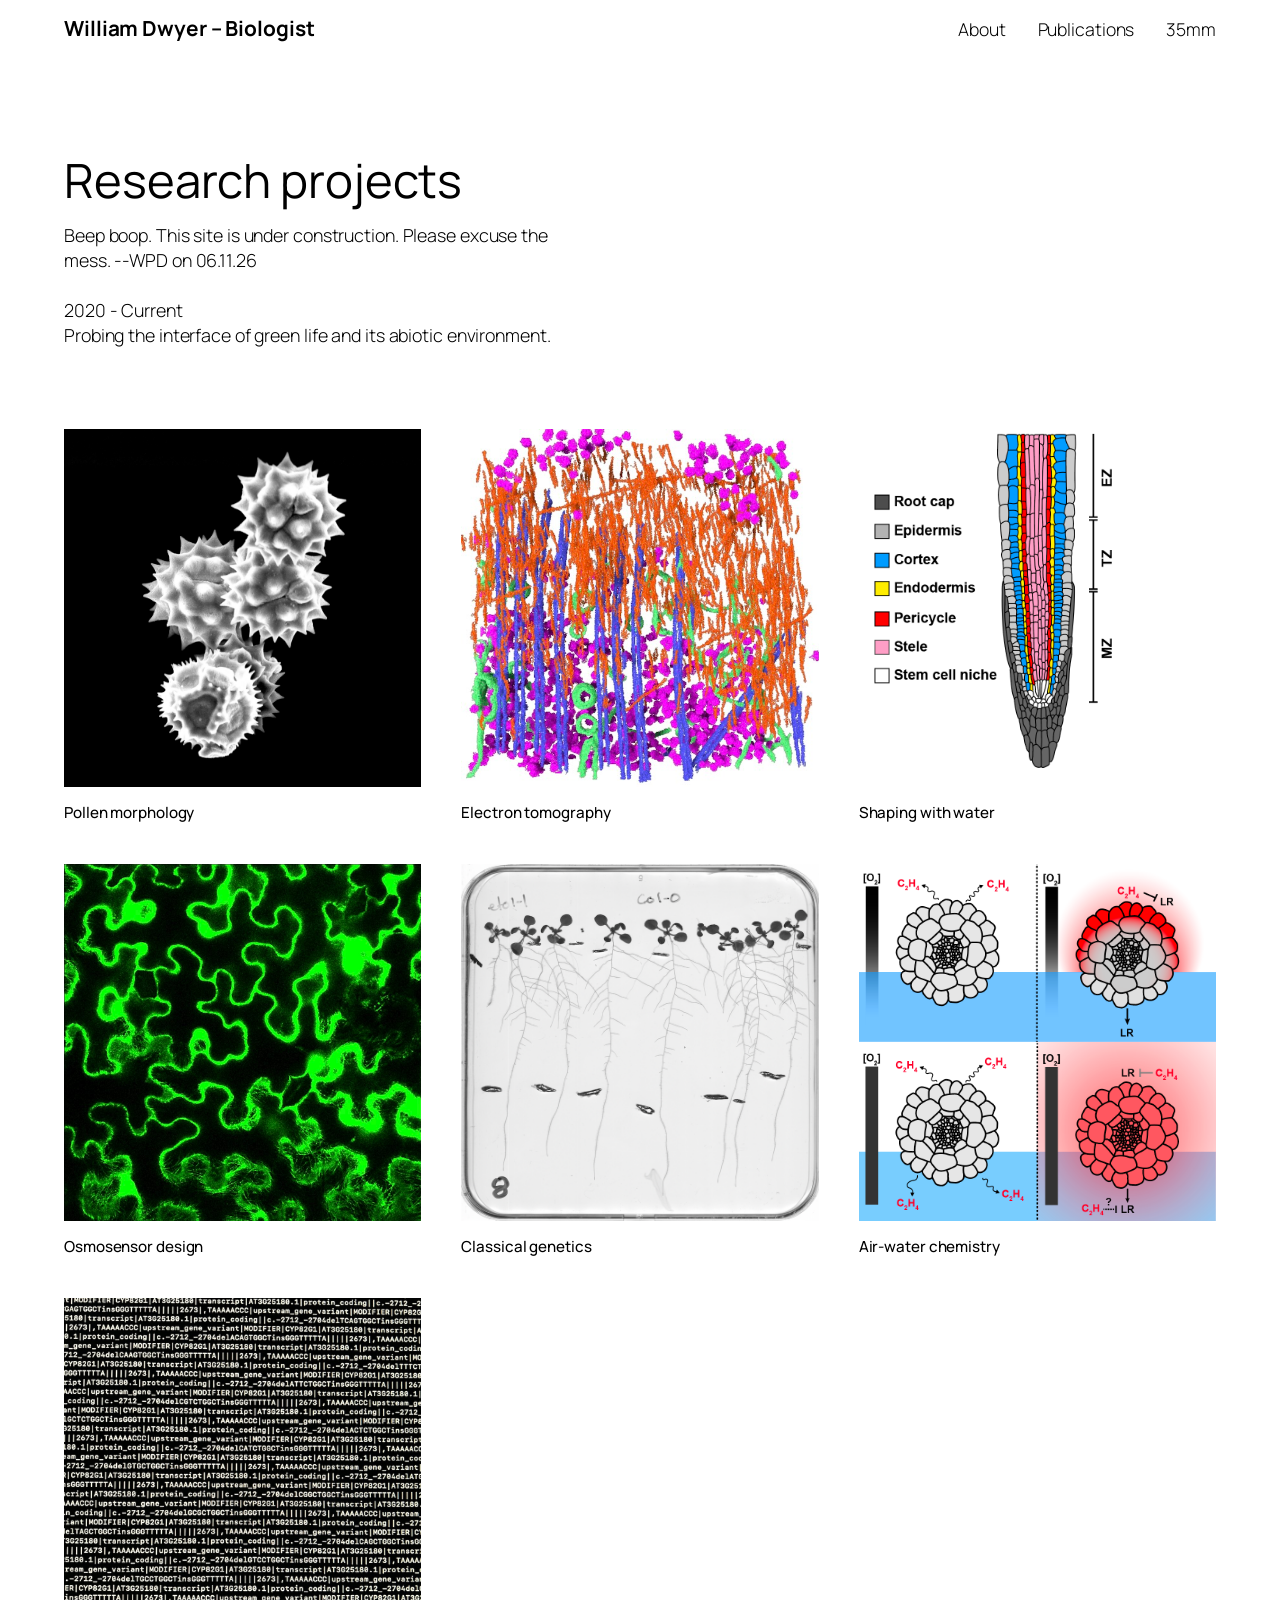
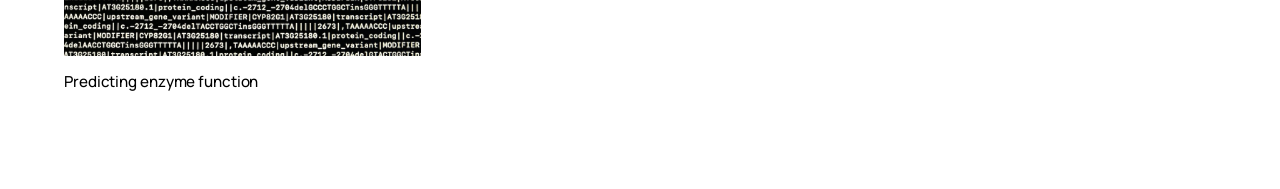
<file: index.html>
<!DOCTYPE html>
<html lang="en">
<head>
  <!-- Google tag (gtag.js) -->
  <script async src="https://www.googletagmanager.com/gtag/js?id=G-FZQ90F5T72"></script>
  <script>
    window.dataLayer = window.dataLayer || [];
    function gtag(){dataLayer.push(arguments);}
    gtag('js', new Date());
    gtag('config', 'G-FZQ90F5T72');
  </script>
  <meta charset="UTF-8" />
  <meta name="viewport" content="width=device-width, initial-scale=1.0" />
  <title>William Dwyer – Biologist</title>
  <link rel="preconnect" href="https://fonts.googleapis.com" />
  <link rel="preconnect" href="https://fonts.gstatic.com" crossorigin />
  <link href="https://fonts.googleapis.com/css2?family=Manrope:wght@200..800&family=Fira+Code:wght@300..700&display=swap" rel="stylesheet" />

  <style>
    /* ─── Variables ─────────────────────────────────────────── */
    :root {
      --bg:        #ffffff;
      --ink:       #000000;
      --mid:       #000000;
      --accent:    #000000;
      --border:    #e0e0e0;
      --card-bg:   #f5f5f5;
      --hover-bg:  #ebebeb;
      --font-serif: 'Manrope', sans-serif;
      --font-mono:  'Fira Code', monospace;
    }

    /* ─── Reset ─────────────────────────────────────────────── */
    *, *::before, *::after { box-sizing: border-box; margin: 0; padding: 0; }

    html { scroll-behavior: smooth; }

    body {
      background: var(--bg);
      color: var(--ink);
      font-family: var(--font-serif);
      font-size: 18px;
      font-weight: 300;
      line-height: 1.4;
      letter-spacing: -0.1px;
      min-height: 100vh;
    }

    a { color: inherit; text-decoration: none; }

    /* ─── Header / Nav ──────────────────────────────────────── */
    header {
      position: sticky;
      top: 0;
      z-index: 100;
      background: var(--bg);
      padding: 0 clamp(1.5rem, 5vw, 4rem);
      display: flex;
      align-items: center;
      justify-content: space-between;
      height: 58px;
    }

    .site-title {
      font-family: var(--font-serif);
      font-size: 1.3rem;
      font-weight: 700;
      letter-spacing: -0.1px;
      color: var(--ink);
      position: relative;
    }

    .site-title span {
      color: var(--ink);
      font-weight: 700;
    }

    .site-title::after {
      content: '';
      position: absolute;
      left: 0; bottom: -2px;
      width: 0; height: 1px;
      background: var(--accent);
      transition: width 0.25s ease;
    }

    .site-title:hover::after { width: 100%; }

    nav {
      display: flex;
      gap: 2rem;
    }

    nav a {
      font-family: var(--font-serif);
      font-size: 1.1rem;
      font-weight: 300;
      letter-spacing: -0.1px;
      text-transform: none;
      color: var(--ink);
      transition: color 0.2s;
      position: relative;
    }

    nav a::after {
      content: '';
      position: absolute;
      left: 0; bottom: -2px;
      width: 0; height: 1px;
      background: var(--accent);
      transition: width 0.25s ease;
    }

    nav a:hover { color: var(--ink); }
    nav a:hover::after { width: 100%; }

    /* ─── Hero ──────────────────────────────────────────────── */
    .hero {
      padding: clamp(3rem, 8vw, 6rem) clamp(1.5rem, 5vw, 4rem) clamp(2rem, 5vw, 3.5rem);
      max-width: 680px;
      animation: fadeUp 0.7s ease both;
    }

    .hero h1 {
      font-size: clamp(2.15rem, 2.15rem + ((1vw - 0.2rem) * 1.333), 3rem);
      font-weight: 400;
      line-height: 1.125;
      letter-spacing: -0.1px;
      margin-bottom: 1rem;
    }

    .hero p {
      font-size: clamp(1rem, 1rem + ((1vw - 0.2rem) * 0.196), 1.125rem);
      color: var(--mid);
      font-weight: 300;
      max-width: 520px;
      line-height: 1.4;
    }

    /* ─── Grid ──────────────────────────────────────────────── */
    .grid-section {
      padding: 0 clamp(1.5rem, 5vw, 4rem) clamp(4rem, 8vw, 6rem);
    }

    .grid {
      display: grid;
      grid-template-columns: repeat(auto-fill, minmax(260px, 1fr));
      gap: 2.5rem;
    }

    .card {
      background: transparent;
      display: flex;
      flex-direction: column;
      animation: fadeUp 0.6s ease both;
    }

    /* stagger card animations */
    .card:nth-child(1)  { animation-delay: 0.05s; }
    .card:nth-child(2)  { animation-delay: 0.10s; }
    .card:nth-child(3)  { animation-delay: 0.15s; }
    .card:nth-child(4)  { animation-delay: 0.20s; }
    .card:nth-child(5)  { animation-delay: 0.25s; }
    .card:nth-child(6)  { animation-delay: 0.30s; }
    .card:nth-child(7)  { animation-delay: 0.35s; }
    .card:nth-child(8)  { animation-delay: 0.40s; }
    .card:nth-child(9)  { animation-delay: 0.45s; }

    .card-img {
      width: 100%;
      aspect-ratio: 1 / 1;
      background: var(--border);
      position: relative;
      overflow: hidden;
    }

    /* placeholder pattern */
    .card-img::before {
      content: '';
      position: absolute;
      inset: 0;
      background:
        repeating-linear-gradient(
          45deg,
          transparent,
          transparent 12px,
          rgba(0,0,0,0.04) 12px,
          rgba(0,0,0,0.04) 13px
        );
    }

    .card-img::after {
      content: attr(data-index);
      position: absolute;
      inset: 0;
      font-family: var(--font-mono);
      font-size: 0.65rem;
      font-weight: 300;
      letter-spacing: 0.1em;
      color: var(--mid);
      display: grid;
      place-items: center;
    }

    /* hide placeholder when real image is present */
    .card-img:has(img)::before,
    .card-img:has(img)::after { display: none; }

    /* real images when added */
    .card-img img {
      width: 100%;
      height: 100%;
      object-fit: cover;
      display: block;
      transition: transform 0.5s ease;
    }

    .card:hover .card-img img { transform: scale(1.04); }

    .card-body {
      padding: 0.75rem 0 0;
    }

    .card-tag {
      font-family: var(--font-mono);
      font-size: 0.6rem;
      font-weight: 300;
      letter-spacing: 0.1em;
      text-transform: uppercase;
      color: var(--mid);
      margin-bottom: 0.25rem;
    }

    .card-title {
      font-size: 0.95rem;
      font-weight: 500;
      display: inline-block;
      position: relative;
    }

    .card-title::after {
      content: '';
      position: absolute;
      left: 0; bottom: -1px;
      width: 0; height: 1px;
      background: var(--ink);
      transition: width 0.25s ease;
    }

    .card:hover .card-title::after { width: 100%; }

    /* ─── Footer ─────────────────────────────────────────────── */
    footer {
      border-top: 1px solid var(--border);
      padding: 1.4rem clamp(1.5rem, 5vw, 4rem);
      display: flex;
      align-items: center;
      justify-content: space-between;
      flex-wrap: wrap;
      gap: 0.75rem;
    }

    footer p {
      font-family: var(--font-mono);
      font-size: 0.65rem;
      font-weight: 300;
      letter-spacing: 0.06em;
      color: var(--mid);
      text-transform: uppercase;
    }

    .footer-links {
      display: flex;
      gap: 1.5rem;
    }

    .footer-links a {
      font-family: var(--font-mono);
      font-size: 0.65rem;
      font-weight: 300;
      letter-spacing: 0.08em;
      text-transform: uppercase;
      color: var(--mid);
      transition: color 0.2s;
    }

    .footer-links a:hover { color: var(--ink); }

    /* ─── Animation ──────────────────────────────────────────── */
    @keyframes fadeUp {
      from { opacity: 0; transform: translateY(14px); }
      to   { opacity: 1; transform: translateY(0); }
    }

    /* ─── Burger button ──────────────────────────────────────── */
    .burger {
      display: none;
      flex-direction: column;
      gap: 5px;
      background: none;
      border: none;
      cursor: pointer;
      padding: 4px;
    }

    .burger span {
      display: block;
      width: 22px;
      height: 1px;
      background: var(--ink);
      transition: transform 0.25s ease, opacity 0.25s ease;
    }

    .burger.open span:nth-child(1) { transform: translateY(6px) rotate(45deg); }
    .burger.open span:nth-child(2) { opacity: 0; }
    .burger.open span:nth-child(3) { transform: translateY(-6px) rotate(-45deg); }

    /* ─── Responsive ─────────────────────────────────────────── */
    @media (max-width: 640px) {
      .grid { grid-template-columns: 1fr 1fr; }

      .burger { display: flex; }

      nav {
        display: none;
        position: absolute;
        top: 58px;
        left: 0;
        right: 0;
        flex-direction: column;
        gap: 1.25rem;
        background: var(--bg);
        padding: 1.25rem clamp(1.5rem, 5vw, 4rem) 1.5rem;
        border-bottom: 1px solid var(--border);
      }

      nav.open { display: flex; }
    }
  </style>
</head>
<body>

  <!-- ── Header ─────────────────────────────────────────────── -->
  <header>
    <a class="site-title" href="/">William Dwyer <span>– Biologist</span></a>
    <button class="burger" aria-label="Toggle navigation">
      <span></span><span></span><span></span>
    </button>
    <nav>
      <a href="/about/">About</a>
      <a href="/publications/">Publications</a>
      <a href="#">35mm</a>
    </nav>
  </header>

  <!-- ── Hero ───────────────────────────────────────────────── -->
  <section class="hero">
    <h1>Research projects</h1>
    <p>
      Beep boop. This site is under construction. Please excuse the mess. --WPD on 06.11.26 <br> <br>
      2020 - Current <br>
      Probing the interface of green life and its abiotic environment. <br> <br>
    </p>
  </section>

  <!-- ── Project Grid ───────────────────────────────────────── -->
  <main class="grid-section">
    <div class="grid">

      <a class="card" href="/pollen-morphology/">
        <div class="card-img" data-index="00">
          <img src="images/project07.jpg" alt="Pollen morphology" />
        </div>
        <div class="card-body">
          <div class="card-title">Pollen morphology</div>
        </div>
      </a>

      <a class="card" href="/electron-tomography/">
        <div class="card-img" data-index="01">
          <img src="images/project05.jpg" alt="Electron tomography" />
        </div>
        <div class="card-body">
          <div class="card-title">Electron tomography</div>
        </div>
      </a>

      <a class="card" href="/shaping-with-water/">
        <div class="card-img" data-index="02">
          <img src="images/project06.jpg" alt="Shaping with water" />
        </div>
        <div class="card-body">
          <div class="card-title">Shaping with water</div>
        </div>
      </a>

      <a class="card" href="/osmosensor-design/">
        <div class="card-img" data-index="03">
          <img src="images/project03.jpg" alt="Osmosensor design" />
        </div>
        <div class="card-body">
          <div class="card-title">Osmosensor design</div>
        </div>
      </a>

      <a class="card" href="/classical-genetics/">
        <div class="card-img" data-index="04">
          <img src="images/project04.jpg" alt="Classical genetics" />
        </div>
        <div class="card-body">
          <div class="card-title">Classical genetics</div>
        </div>
      </a>

      <a class="card" href="/air-water-chemistry/">
        <div class="card-img" data-index="05">
          <img src="images/project01.jpg" alt="Air-water chemistry" />
        </div>
        <div class="card-body">
          <div class="card-title">Air-water chemistry</div>
        </div>
      </a>

      <a class="card" href="/predicting-enzyme-function/">
        <div class="card-img" data-index="06">
          <img src="images/project02.jpg" alt="Predicting enzyme function" />
        </div>
        <div class="card-body">
          <div class="card-title">Predicting enzyme function</div>
        </div>
      </a>

    </div>
  </main>


  <script>
    const burger = document.querySelector('.burger');
    const nav = document.querySelector('nav');
    burger.addEventListener('click', () => {
      burger.classList.toggle('open');
      nav.classList.toggle('open');
    });
    nav.querySelectorAll('a').forEach(link => {
      link.addEventListener('click', () => {
        burger.classList.remove('open');
        nav.classList.remove('open');
      });
    });
  </script>
</body>
</html>
</file>
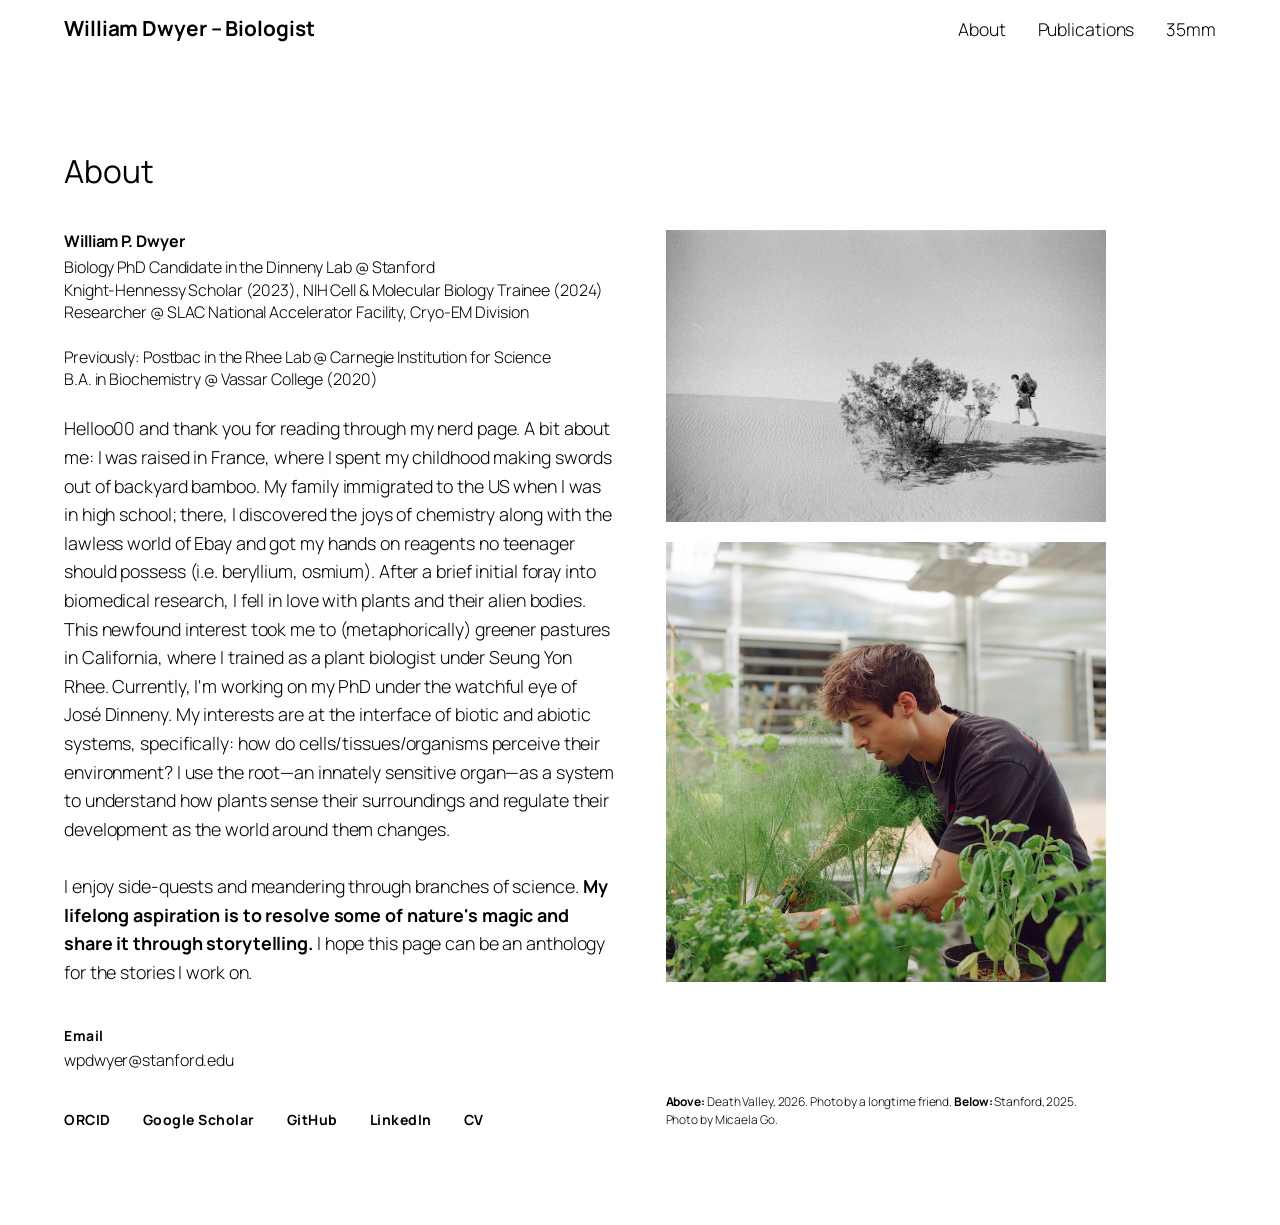
<file: about/index.html>
<!DOCTYPE html>
<html lang="en">
<head>
  <!-- Google tag (gtag.js) -->
  <script async src="https://www.googletagmanager.com/gtag/js?id=G-FZQ90F5T72"></script>
  <script>
    window.dataLayer = window.dataLayer || [];
    function gtag(){dataLayer.push(arguments);}
    gtag('js', new Date());
    gtag('config', 'G-FZQ90F5T72');
  </script>
  <meta charset="UTF-8" />
  <meta name="viewport" content="width=device-width, initial-scale=1.0" />
  <title>About – William Dwyer</title>
  <link rel="preconnect" href="https://fonts.googleapis.com" />
  <link rel="preconnect" href="https://fonts.gstatic.com" crossorigin />
  <link href="https://fonts.googleapis.com/css2?family=Manrope:wght@200..800&family=Fira+Code:wght@300..700&display=swap" rel="stylesheet" />

  <style>
    :root {
      --bg:         #ffffff;
      --ink:        #000000;
      --border:     #e0e0e0;
      --font-serif: 'Manrope', sans-serif;
      --font-mono:  'Fira Code', monospace;
    }

    *, *::before, *::after { box-sizing: border-box; margin: 0; padding: 0; }
    html { scroll-behavior: smooth; }

    body {
      background: var(--bg);
      color: var(--ink);
      font-family: var(--font-serif);
      font-size: 18px;
      font-weight: 300;
      line-height: 1.4;
      letter-spacing: -0.1px;
      min-height: 100vh;
      overflow-x: hidden;
    }

    a { color: inherit; text-decoration: none; }

    strong { font-weight: 700; }

    /* ─── Header ────────────────────────────────────────────── */
    header {
      position: sticky;
      top: 0;
      z-index: 100;
      background: var(--bg);
      padding: 0 clamp(1.5rem, 5vw, 4rem);
      display: flex;
      align-items: center;
      justify-content: space-between;
      height: 58px;
    }

    .site-title {
      font-family: var(--font-serif);
      font-size: 1.3rem;
      font-weight: 700;
      letter-spacing: -0.1px;
      color: var(--ink);
      position: relative;
    }

    .site-title::after {
      content: '';
      position: absolute;
      left: 0; bottom: -2px;
      width: 0; height: 1px;
      background: var(--ink);
      transition: width 0.25s ease;
    }

    .site-title:hover::after { width: 100%; }

    nav { display: flex; gap: 2rem; }

    nav a {
      font-family: var(--font-serif);
      font-size: 1.1rem;
      font-weight: 300;
      letter-spacing: -0.1px;
      color: var(--ink);
      position: relative;
    }

    nav a::after {
      content: '';
      position: absolute;
      left: 0; bottom: -2px;
      width: 0; height: 1px;
      background: var(--ink);
      transition: width 0.25s ease;
    }

    nav a:hover::after { width: 100%; }

    /* ─── Page content ──────────────────────────────────────── */
    .page {
      padding: clamp(3rem, 8vw, 6rem) clamp(1.5rem, 5vw, 4rem);
    }

    .page-layout {
      display: grid;
      grid-template-columns: 1fr 1fr;
      gap: clamp(2rem, 4vw, 4rem);
      align-items: start;
      min-width: 0;
    }

    .page-layout > * { min-width: 0; }

    /* ─── Photo column ───────────────────────────────────────── */
    .page-photo {
      max-width: 80%;
      align-self: stretch;
      display: flex;
      flex-direction: column;
    }

    .page-photo img {
      width: 100%;
      display: block;
    }

    .page-photo img + img {
      margin-top: 1.25rem;
    }

    .photo-caption {
      font-size: 0.75rem;
      font-weight: 300;
      line-height: 1.5;
      margin-top: auto;
      padding-top: 0.6rem;
    }

/* Large page title */
    .page-title {
      font-size: clamp(1.75rem, 1.75rem + ((1vw - 0.2rem) * 0.392), 2rem);
      font-weight: 400;
      line-height: 1.125;
      letter-spacing: -0.1px;
      margin-bottom: 2.5rem;
    }

    /* Name + role subheading */
    .subheading {
      font-size: 1rem;
      font-weight: 700;
      letter-spacing: -0.1px;
      margin-bottom: 0.25rem;
    }

    .role {
      font-size: 1rem;
      font-weight: 300;
      margin-bottom: 1.5rem;
    }

    /* Bio paragraph */
    .bio {
      font-size: clamp(1rem, 1rem + ((1vw - 0.2rem) * 0.196), 1.125rem);
      font-weight: 300;
      line-height: 1.6;
      margin-bottom: 2.5rem;
    }

    /* Labeled contact fields */
    .fields {
      display: flex;
      flex-direction: column;
      gap: 1.2rem;
    }

    .field-label {
      font-size: 0.875rem;
      font-weight: 700;
      letter-spacing: 0.5px;
      margin-bottom: 0.2rem;
    }

    .field-value {
      font-size: 1rem;
      font-weight: 300;
    }

    .field-value a {
      text-decoration: underline;
      text-underline-offset: 3px;
    }

    .field-value a:hover {
      text-decoration: none;
    }

    .field-links {
      display: flex;
      flex-wrap: wrap;
      gap: 0.75rem 2rem;
      margin-top: 1.2rem;
    }

    .field-links a {
      font-size: 0.875rem;
      font-weight: 700;
      letter-spacing: 0.5px;
      text-underline-offset: 3px;
    }

    .field-links a:hover {
      text-decoration: underline;
    }

    /* ─── Footer ─────────────────────────────────────────────── */
    footer {
      border-top: 1px solid var(--border);
      padding: 1.4rem clamp(1.5rem, 5vw, 4rem);
      display: flex;
      align-items: center;
      justify-content: space-between;
      flex-wrap: wrap;
      gap: 0.75rem;
      margin-top: 4rem;
    }

    footer p {
      font-family: var(--font-mono);
      font-size: 0.65rem;
      font-weight: 300;
      letter-spacing: 0.06em;
      text-transform: uppercase;
    }

    .footer-links { display: flex; gap: 1.5rem; }

    .footer-links a {
      font-family: var(--font-mono);
      font-size: 0.65rem;
      font-weight: 300;
      letter-spacing: 0.08em;
      text-transform: uppercase;
    }

    .footer-links a:hover {
      text-decoration: underline;
      text-underline-offset: 3px;
    }

    /* ─── Burger button ──────────────────────────────────────── */
    .burger {
      display: none;
      flex-direction: column;
      gap: 5px;
      background: none;
      border: none;
      cursor: pointer;
      padding: 4px;
    }

    .burger span {
      display: block;
      width: 22px;
      height: 1px;
      background: var(--ink);
      transition: transform 0.25s ease, opacity 0.25s ease;
    }

    .burger.open span:nth-child(1) { transform: translateY(6px) rotate(45deg); }
    .burger.open span:nth-child(2) { opacity: 0; }
    .burger.open span:nth-child(3) { transform: translateY(-6px) rotate(-45deg); }

    /* ─── Responsive ─────────────────────────────────────────── */
    @media (max-width: 640px) {
      .burger { display: flex; }

      .page-layout {
        grid-template-columns: 1fr;
      }

      .page-photo {
        max-width: 320px;
      }

      nav {
        display: none;
        position: absolute;
        top: 58px;
        left: 0;
        right: 0;
        flex-direction: column;
        gap: 1.25rem;
        background: var(--bg);
        padding: 1.25rem clamp(1.5rem, 5vw, 4rem) 1.5rem;
        border-bottom: 1px solid var(--border);
      }

      nav.open { display: flex; }
    }
  </style>
</head>
<body>

  <!-- ── Header ──────────────────────────────────────────────── -->
  <header>
    <a class="site-title" href="/">William Dwyer – Biologist</a>
    <button class="burger" aria-label="Toggle navigation">
      <span></span><span></span><span></span>
    </button>
    <nav>
      <a href="/about/">About</a>
      <a href="/publications/">Publications</a>
      <a href="#">35mm</a>
    </nav>
  </header>

  <!-- ── Content ─────────────────────────────────────────────── -->
  <main class="page">
    <h1 class="page-title">About</h1>

    <div class="page-layout">

      <!-- Left: text -->
      <div class="page-text">
        <p class="subheading">William P. Dwyer</p>
        <p class="role">
           Biology PhD Candidate in the Dinneny Lab @ Stanford <br>
           Knight-Hennessy Scholar (2023), NIH Cell & Molecular Biology Trainee (2024) <br>
           Researcher @ SLAC National Accelerator Facility, Cryo-EM Division <br> <br>
           Previously: Postbac in the Rhee Lab @ Carnegie Institution for Science <br>
           B.A. in Biochemistry @ Vassar College (2020)
        </p>

        <p class="bio">
          Helloo00 and thank you for reading through my nerd page. A bit about me: I was raised in France, where I spent my childhood making swords out of backyard bamboo. 
          My family immigrated to the US when I was in high school; there, I discovered the joys of chemistry along with the lawless world of Ebay and got my hands on 
          reagents no teenager should possess (i.e. beryllium, osmium).
          After a brief initial foray into biomedical research, I fell in love with plants and their alien bodies. This newfound interest took me to (metaphorically) greener pastures in California, 
          where I trained as a plant biologist under Seung Yon Rhee. Currently, I'm working on my PhD under the watchful eye of José Dinneny. 
          My interests are at the interface of biotic and abiotic systems,
          specifically: how do cells/tissues/organisms perceive their environment? I use the root—an innately sensitive organ—as a system to understand
          how plants sense their surroundings and regulate their development as the world around them changes.
          <br> <br>
          I enjoy side-quests and meandering through branches of science.<strong> My lifelong aspiration is to resolve some of nature's magic and share it
          through storytelling.</strong> I hope this page can be an anthology for the stories I work on.
        </p>

        <div class="fields">

          <div>
            <p class="field-label">Email</p>
            <p class="field-value">wpdwyer@stanford.edu</p>
          </div>

          <div class="field-links">
            <a href="https://orcid.org/0000-0003-3532-8754" target="_blank">ORCID</a>
            <a href="https://scholar.google.com/citations?user=A17ZNBkAAAAJ&hl=en" target="_blank">Google Scholar</a>
            <a href="https://github.com/phytowill" target="_blank">GitHub</a>
            <a href="https://www.linkedin.com/in/phytowill/" target="_blank">LinkedIn</a>
            <a href="https://github.com/phytowill/phytowill.github.io/blob/master/Dwyer_resume.pdf" target="_blank">CV</a>
          </div>

        </div>
      </div>

      <!-- Right: photos -->
      <div class="page-photo">
        <img src="/images/self01.jpg" alt="William Dwyer" />
        <img src="/images/self02.jpg" alt="William Dwyer" />
        <p class="photo-caption"><strong>Above:</strong> Death Valley, 2026. Photo by a longtime friend. <strong>Below:</strong> Stanford, 2025. Photo by Micaela Go.</p>
      </div>

    </div>
  </main>


  <script>
    const burger = document.querySelector('.burger');
    const nav = document.querySelector('nav');
    burger.addEventListener('click', () => {
      burger.classList.toggle('open');
      nav.classList.toggle('open');
    });
    nav.querySelectorAll('a').forEach(link => {
      link.addEventListener('click', () => {
        burger.classList.remove('open');
        nav.classList.remove('open');
      });
    });
  </script>
</body>
</html>
</file>
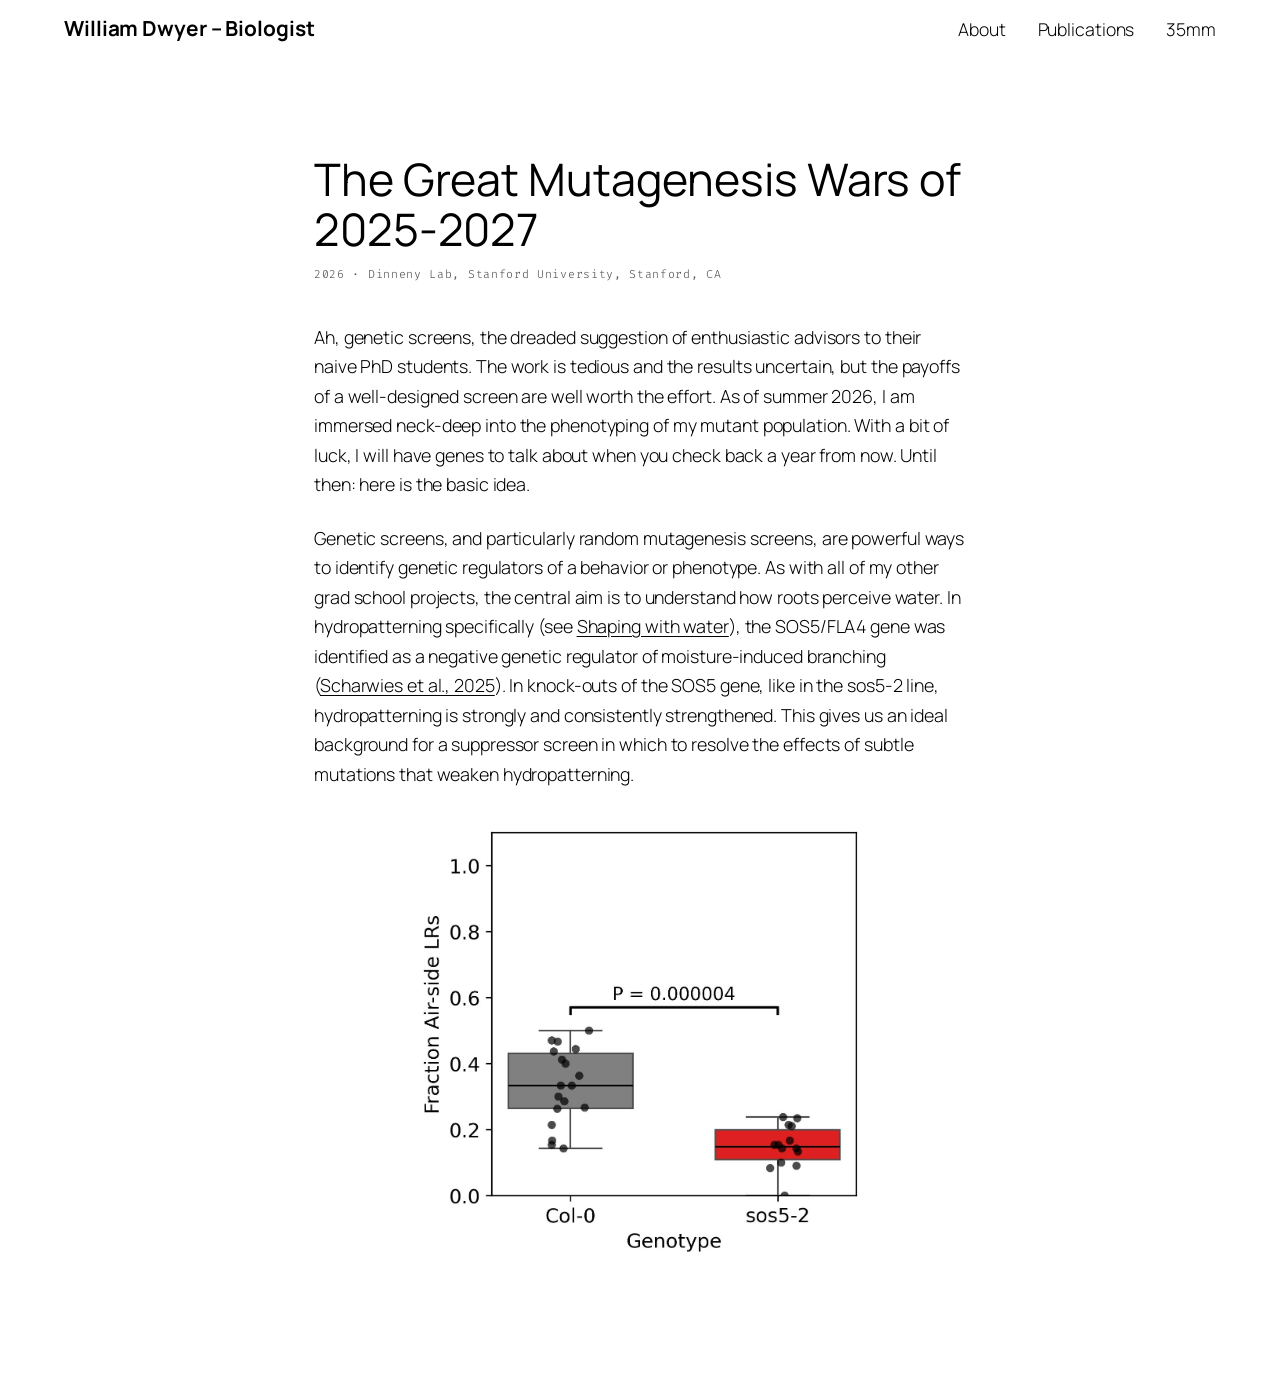
<file: classical-genetics/index.html>
<!DOCTYPE html>
<html lang="en">
<head>
  <!-- Google tag (gtag.js) -->
  <script async src="https://www.googletagmanager.com/gtag/js?id=G-FZQ90F5T72"></script>
  <script>
    window.dataLayer = window.dataLayer || [];
    function gtag(){dataLayer.push(arguments);}
    gtag('js', new Date());
    gtag('config', 'G-FZQ90F5T72');
  </script>
  <meta charset="UTF-8" />
  <meta name="viewport" content="width=device-width, initial-scale=1.0" />
  <title>Classical genetics – William Dwyer</title>
  <link rel="preconnect" href="https://fonts.googleapis.com" />
  <link rel="preconnect" href="https://fonts.gstatic.com" crossorigin />
  <link href="https://fonts.googleapis.com/css2?family=Manrope:wght@200..800&family=Fira+Code:wght@300..700&display=swap" rel="stylesheet" />

  <style>
    :root {
      --bg:         #ffffff;
      --ink:        #000000;
      --mid:        #555555;
      --border:     #e0e0e0;
      --font-serif: 'Manrope', sans-serif;
      --font-mono:  'Fira Code', monospace;
    }

    *, *::before, *::after { box-sizing: border-box; margin: 0; padding: 0; }
    html { scroll-behavior: smooth; }

    body {
      background: var(--bg);
      color: var(--ink);
      font-family: var(--font-serif);
      font-size: 18px;
      font-weight: 300;
      line-height: 1.4;
      letter-spacing: -0.1px;
      min-height: 100vh;
      overflow-x: hidden;
    }

    a { color: inherit; text-decoration: none; }
    strong { font-weight: 700; }

    /* ─── Header ────────────────────────────────────────────── */
    header {
      position: sticky;
      top: 0;
      z-index: 100;
      background: var(--bg);
      padding: 0 clamp(1.5rem, 5vw, 4rem);
      display: flex;
      align-items: center;
      justify-content: space-between;
      height: 58px;
    }

    .site-title {
      font-family: var(--font-serif);
      font-size: 1.3rem;
      font-weight: 700;
      letter-spacing: -0.1px;
      color: var(--ink);
      position: relative;
    }

    .site-title::after {
      content: '';
      position: absolute;
      left: 0; bottom: -2px;
      width: 0; height: 1px;
      background: var(--ink);
      transition: width 0.25s ease;
    }

    .site-title:hover::after { width: 100%; }

    nav { display: flex; gap: 2rem; }

    nav a {
      font-family: var(--font-serif);
      font-size: 1.1rem;
      font-weight: 300;
      letter-spacing: -0.1px;
      color: var(--ink);
      position: relative;
    }

    nav a::after {
      content: '';
      position: absolute;
      left: 0; bottom: -2px;
      width: 0; height: 1px;
      background: var(--ink);
      transition: width 0.25s ease;
    }

    nav a:hover::after { width: 100%; }

    /* ─── Article ────────────────────────────────────────────── */
    .article {
      max-width: 780px;
      margin: 0 auto;
      padding: clamp(3rem, 8vw, 6rem) clamp(1.5rem, 5vw, 4rem);
    }

    .article-title {
      font-size: clamp(2rem, 2rem + ((1vw - 0.2rem) * 1.333), 3rem);
      font-weight: 400;
      line-height: 1.125;
      letter-spacing: -0.1px;
      margin-bottom: 0.75rem;
    }

    .article-meta {
      font-family: var(--font-mono);
      font-size: 0.72rem;
      font-weight: 300;
      letter-spacing: 0.06em;
      color: var(--mid);
      margin-bottom: 2.5rem;
    }

    .article-body p {
      font-size: clamp(1rem, 1rem + ((1vw - 0.2rem) * 0.196), 1.125rem);
      font-weight: 300;
      line-height: 1.65;
      margin-bottom: 1.5rem;
    }

    .article-img-wrap {
      margin: 2.5rem 0;
    }

    .article-img-wrap img {
      width: 100%;
      display: block;
    }

    .article-body p.article-img-caption {
      font-size: 0.65rem;
      font-weight: 300;
      line-height: 1.5;
      margin-top: 0.5rem;
      margin-bottom: 0;
    }

    .article-body a {
      text-decoration: underline;
      text-underline-offset: 3px;
    }

    .article-body a:hover {
      text-decoration: none;
    }

    .article-img-wrap--inline {
      max-width: 90%;
      margin: 2rem auto;
    }

    .article-img-pair {
      display: flex;
      gap: 0.75rem;
      align-items: flex-start;
    }

    .article-img-pair img {
      width: 50%;
      height: clamp(180px, 30vw, 300px);
      display: block;
      object-fit: cover;
    }

    /* ─── References ────────────────────────────────────────── */
    .references {
      margin-top: 3rem;
      padding-top: 1.5rem;
      border-top: 1px solid var(--border);
    }

    .references-label {
      font-size: 0.72rem;
      font-weight: 600;
      letter-spacing: 0.08em;
      text-transform: uppercase;
      color: var(--mid);
      margin-bottom: 0.75rem;
    }

    .references ol {
      padding-left: 1.25rem;
    }

    .references li {
      font-size: 0.78rem;
      font-weight: 300;
      line-height: 1.6;
      margin-bottom: 0.5rem;
    }

    /* ─── Burger ─────────────────────────────────────────────── */
    .burger {
      display: none;
      flex-direction: column;
      gap: 5px;
      background: none;
      border: none;
      cursor: pointer;
      padding: 4px;
    }

    .burger span {
      display: block;
      width: 22px;
      height: 1px;
      background: var(--ink);
      transition: transform 0.25s ease, opacity 0.25s ease;
    }

    .burger.open span:nth-child(1) { transform: translateY(6px) rotate(45deg); }
    .burger.open span:nth-child(2) { opacity: 0; }
    .burger.open span:nth-child(3) { transform: translateY(-6px) rotate(-45deg); }

    /* ─── Responsive ─────────────────────────────────────────── */
    @media (max-width: 640px) {
      .burger { display: flex; }

      nav {
        display: none;
        position: absolute;
        top: 58px;
        left: 0;
        right: 0;
        flex-direction: column;
        gap: 1.25rem;
        background: var(--bg);
        padding: 1.25rem clamp(1.5rem, 5vw, 4rem) 1.5rem;
        border-bottom: 1px solid var(--border);
      }

      nav.open { display: flex; }
    }
  </style>
</head>
<body>

  <!-- ── Header ──────────────────────────────────────────────── -->
  <header>
    <a class="site-title" href="/">William Dwyer – Biologist</a>
    <button class="burger" aria-label="Toggle navigation">
      <span></span><span></span><span></span>
    </button>
    <nav>
      <a href="/about/">About</a>
      <a href="/publications/">Publications</a>
      <a href="#">35mm</a>
    </nav>
  </header>

  <!-- ── Article ─────────────────────────────────────────────── -->
  <main class="article">
    <h1 class="article-title">The Great Mutagenesis Wars of 2025-2027</h1>
    <p class="article-meta">2026 · Dinneny Lab, Stanford University, Stanford, CA</p>

    <div class="article-body">

      <p>Ah, genetic screens, the dreaded suggestion of enthusiastic advisors to their naive PhD students. The work is tedious and the results uncertain, but the payoffs of a well-designed screen are well worth the effort. As of summer 2026, I am immersed neck-deep into the phenotyping of my mutant population. With a bit of luck, I will have genes to talk about when you check back a year from now. Until then: here is the basic idea.</p>

      <p>Genetic screens, and particularly random mutagenesis screens, are powerful ways to identify genetic regulators of a behavior or phenotype. As with all of my other grad school projects, the central aim is to understand how roots perceive water. In hydropatterning specifically (see <a href="/shaping-with-water/">Shaping with water</a>), the SOS5/FLA4 gene was identified as a negative genetic regulator of moisture-induced branching (<a href="https://www.science.org/doi/10.1126/science.ads5999">Scharwies et al., 2025</a>). In knock-outs of the SOS5 gene, like in the sos5-2 line, hydropatterning is strongly and consistently strengthened. This gives us an ideal background for a suppressor screen in which to resolve the effects of subtle mutations that weaken hydropatterning.</p>

      <div class="article-img-wrap" style="max-width: 70%; margin: 2rem auto;">
        <img src="/classical-genetics/screen01.jpg" alt="Suppressor screen design" />
      </div>

    </div>
  </main>

  <script>
    const burger = document.querySelector('.burger');
    const nav = document.querySelector('nav');
    burger.addEventListener('click', () => {
      burger.classList.toggle('open');
      nav.classList.toggle('open');
    });
    nav.querySelectorAll('a').forEach(link => {
      link.addEventListener('click', () => {
        burger.classList.remove('open');
        nav.classList.remove('open');
      });
    });
  </script>
</body>
</html>
</file>
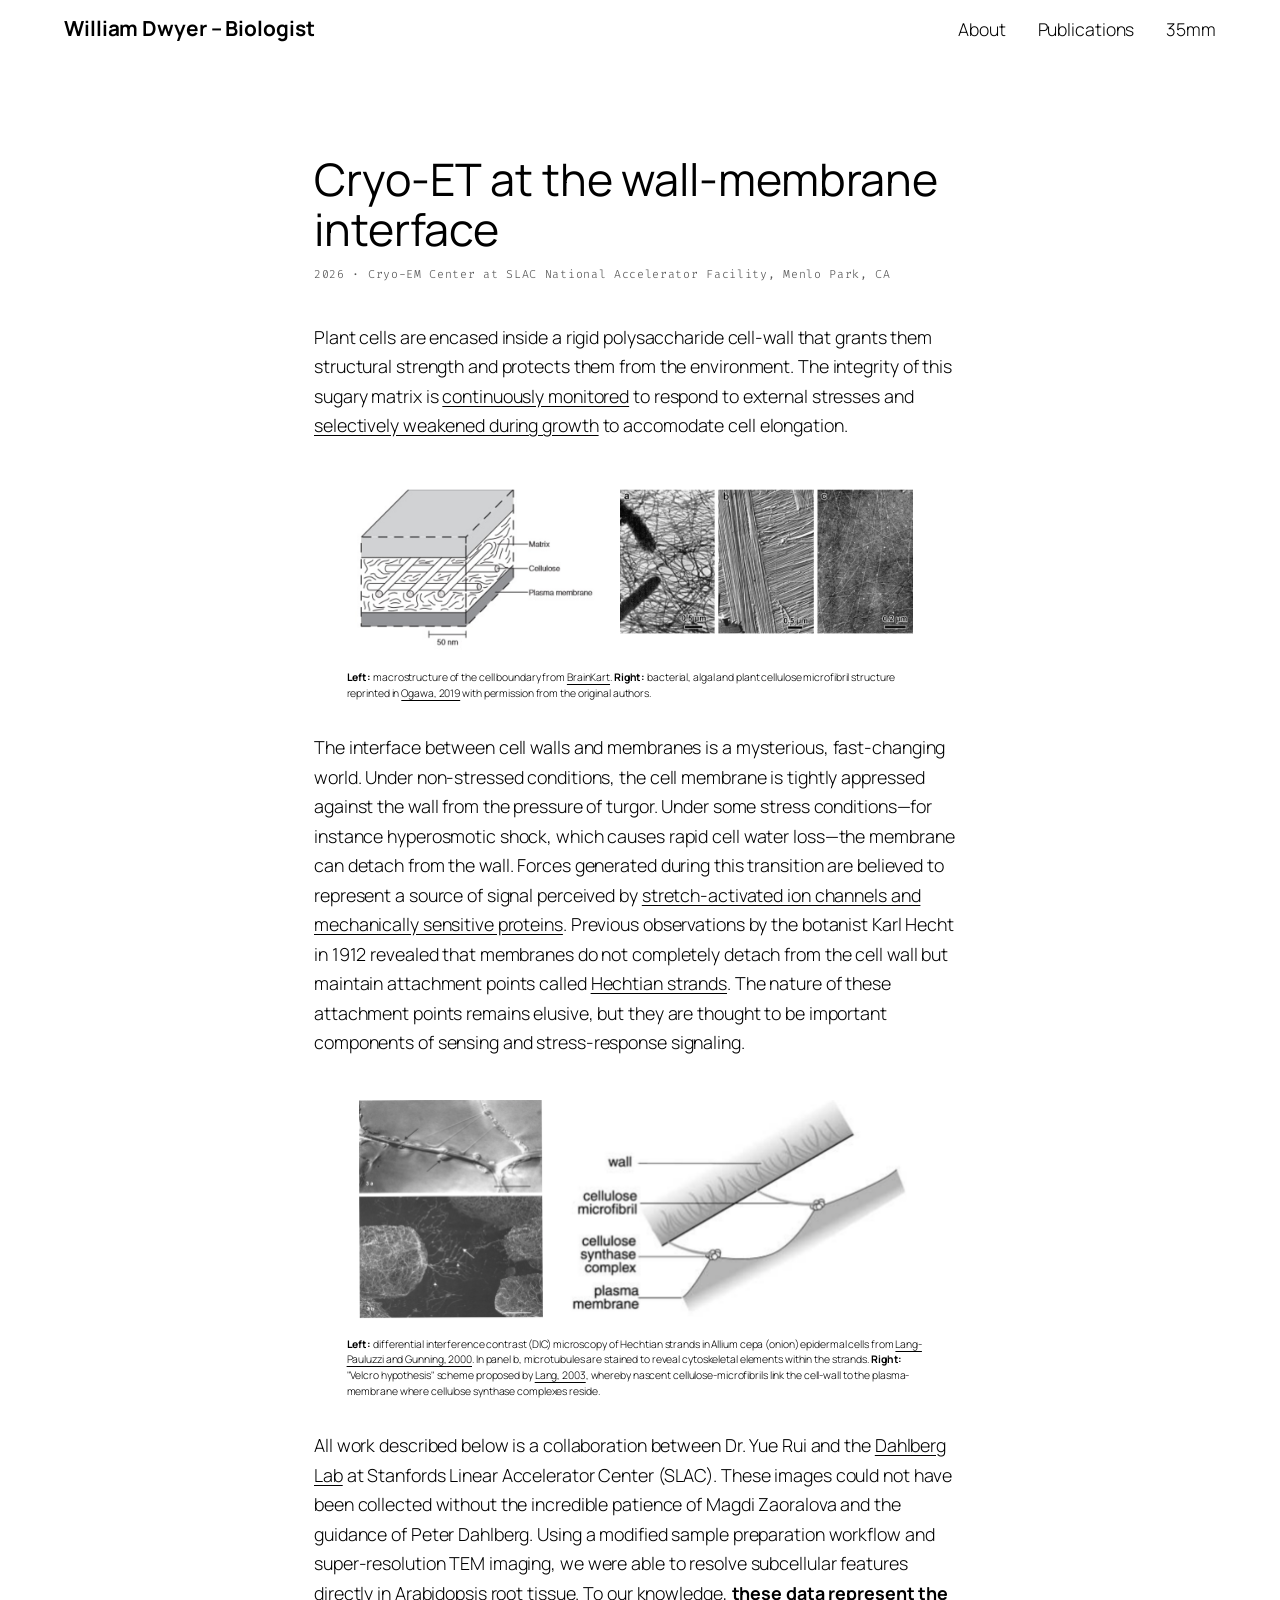
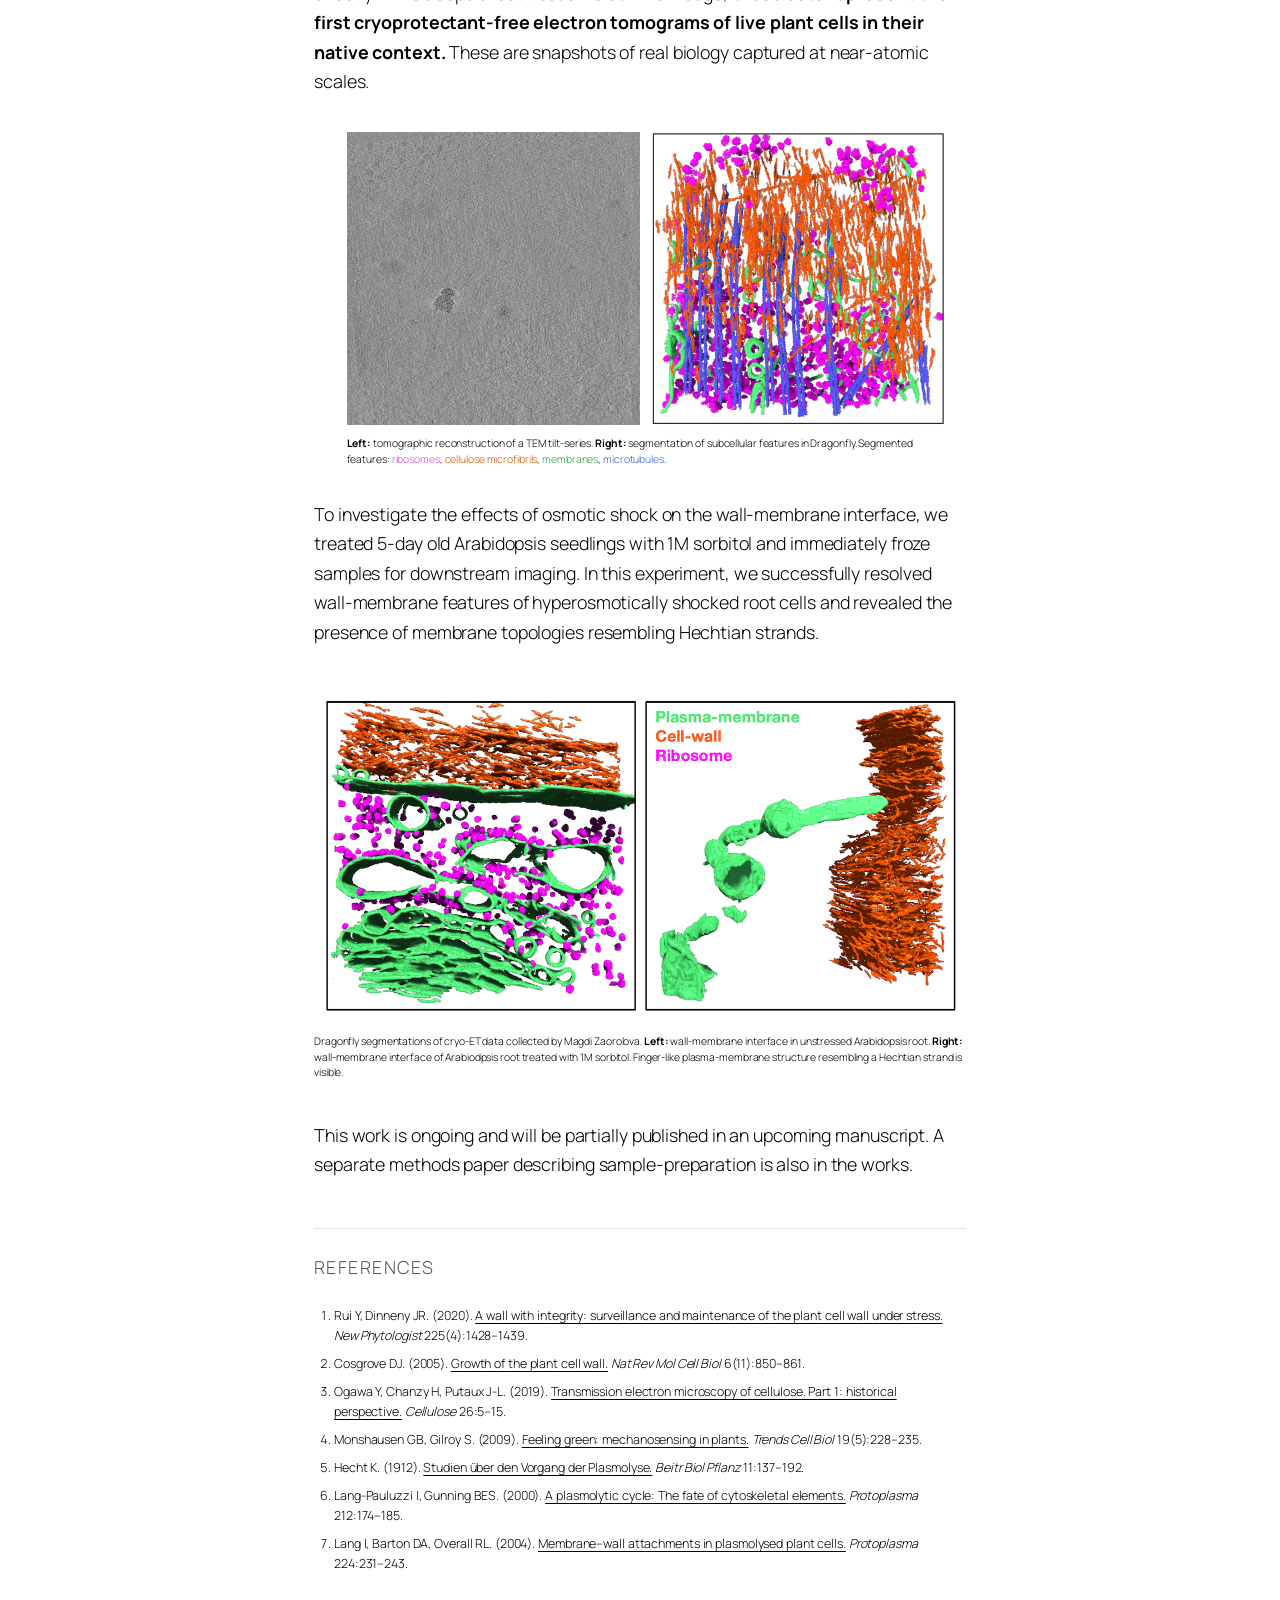
<file: electron-tomography/index.html>
<!DOCTYPE html>
<html lang="en">
<head>
  <!-- Google tag (gtag.js) -->
  <script async src="https://www.googletagmanager.com/gtag/js?id=G-FZQ90F5T72"></script>
  <script>
    window.dataLayer = window.dataLayer || [];
    function gtag(){dataLayer.push(arguments);}
    gtag('js', new Date());
    gtag('config', 'G-FZQ90F5T72');
  </script>
  <meta charset="UTF-8" />
  <meta name="viewport" content="width=device-width, initial-scale=1.0" />
  <title>Electron tomography – William Dwyer</title>
  <link rel="preconnect" href="https://fonts.googleapis.com" />
  <link rel="preconnect" href="https://fonts.gstatic.com" crossorigin />
  <link href="https://fonts.googleapis.com/css2?family=Manrope:wght@200..800&family=Fira+Code:wght@300..700&display=swap" rel="stylesheet" />

  <style>
    :root {
      --bg:         #ffffff;
      --ink:        #000000;
      --mid:        #555555;
      --border:     #e0e0e0;
      --font-serif: 'Manrope', sans-serif;
      --font-mono:  'Fira Code', monospace;
    }

    *, *::before, *::after { box-sizing: border-box; margin: 0; padding: 0; }
    html { scroll-behavior: smooth; }

    body {
      background: var(--bg);
      color: var(--ink);
      font-family: var(--font-serif);
      font-size: 18px;
      font-weight: 300;
      line-height: 1.4;
      letter-spacing: -0.1px;
      min-height: 100vh;
      overflow-x: hidden;
    }

    a { color: inherit; text-decoration: none; }
    strong { font-weight: 700; }

    /* ─── Header ────────────────────────────────────────────── */
    header {
      position: sticky;
      top: 0;
      z-index: 100;
      background: var(--bg);
      padding: 0 clamp(1.5rem, 5vw, 4rem);
      display: flex;
      align-items: center;
      justify-content: space-between;
      height: 58px;
    }

    .site-title {
      font-family: var(--font-serif);
      font-size: 1.3rem;
      font-weight: 700;
      letter-spacing: -0.1px;
      color: var(--ink);
      position: relative;
    }

    .site-title::after {
      content: '';
      position: absolute;
      left: 0; bottom: -2px;
      width: 0; height: 1px;
      background: var(--ink);
      transition: width 0.25s ease;
    }

    .site-title:hover::after { width: 100%; }

    nav { display: flex; gap: 2rem; }

    nav a {
      font-family: var(--font-serif);
      font-size: 1.1rem;
      font-weight: 300;
      letter-spacing: -0.1px;
      color: var(--ink);
      position: relative;
    }

    nav a::after {
      content: '';
      position: absolute;
      left: 0; bottom: -2px;
      width: 0; height: 1px;
      background: var(--ink);
      transition: width 0.25s ease;
    }

    nav a:hover::after { width: 100%; }

    /* ─── Article ────────────────────────────────────────────── */
    .article {
      max-width: 780px;
      margin: 0 auto;
      padding: clamp(3rem, 8vw, 6rem) clamp(1.5rem, 5vw, 4rem);
    }

    .article-title {
      font-size: clamp(2rem, 2rem + ((1vw - 0.2rem) * 1.333), 3rem);
      font-weight: 400;
      line-height: 1.125;
      letter-spacing: -0.1px;
      margin-bottom: 0.75rem;
    }

    .article-meta {
      font-family: var(--font-mono);
      font-size: 0.72rem;
      font-weight: 300;
      letter-spacing: 0.06em;
      color: var(--mid);
      margin-bottom: 2.5rem;
    }

    .article-body p {
      font-size: clamp(1rem, 1rem + ((1vw - 0.2rem) * 0.196), 1.125rem);
      font-weight: 300;
      line-height: 1.65;
      margin-bottom: 1.5rem;
    }

    .article-img-wrap {
      margin: 2.5rem 0;
    }

    .article-img-wrap img {
      width: 100%;
      display: block;
    }

    .article-body p.article-img-caption {
      font-size: 0.65rem;
      font-weight: 300;
      line-height: 1.5;
      margin-top: 0.5rem;
      margin-bottom: 0;
    }

    .article-body a {
      text-decoration: underline;
      text-underline-offset: 3px;
    }

    .article-body a:hover {
      text-decoration: none;
    }

    .article-img-wrap--inline {
      max-width: 90%;
      margin: 2rem auto;
    }

    .article-img-pair {
      display: flex;
      gap: 0.75rem;
      align-items: flex-start;
    }

    .article-img-pair img {
      width: 50%;
      height: clamp(180px, 30vw, 300px);
      display: block;
      object-fit: contain;
    }

    /* ─── References ────────────────────────────────────────── */
    .references {
      margin-top: 3rem;
      padding-top: 1.5rem;
      border-top: 1px solid var(--border);
    }

    .references-label {
      font-size: 0.72rem;
      font-weight: 600;
      letter-spacing: 0.08em;
      text-transform: uppercase;
      color: var(--mid);
      margin-bottom: 0.75rem;
    }

    .references ol {
      padding-left: 1.25rem;
    }

    .references li {
      font-size: 0.78rem;
      font-weight: 300;
      line-height: 1.6;
      margin-bottom: 0.5rem;
    }

    /* ─── Burger ─────────────────────────────────────────────── */
    .burger {
      display: none;
      flex-direction: column;
      gap: 5px;
      background: none;
      border: none;
      cursor: pointer;
      padding: 4px;
    }

    .burger span {
      display: block;
      width: 22px;
      height: 1px;
      background: var(--ink);
      transition: transform 0.25s ease, opacity 0.25s ease;
    }

    .burger.open span:nth-child(1) { transform: translateY(6px) rotate(45deg); }
    .burger.open span:nth-child(2) { opacity: 0; }
    .burger.open span:nth-child(3) { transform: translateY(-6px) rotate(-45deg); }

    /* ─── Responsive ─────────────────────────────────────────── */
    @media (max-width: 640px) {
      .burger { display: flex; }

      nav {
        display: none;
        position: absolute;
        top: 58px;
        left: 0;
        right: 0;
        flex-direction: column;
        gap: 1.25rem;
        background: var(--bg);
        padding: 1.25rem clamp(1.5rem, 5vw, 4rem) 1.5rem;
        border-bottom: 1px solid var(--border);
      }

      nav.open { display: flex; }
    }
  </style>
</head>
<body>

  <!-- ── Header ──────────────────────────────────────────────── -->
  <header>
    <a class="site-title" href="/">William Dwyer – Biologist</a>
    <button class="burger" aria-label="Toggle navigation">
      <span></span><span></span><span></span>
    </button>
    <nav>
      <a href="/about/">About</a>
      <a href="/publications/">Publications</a>
      <a href="#">35mm</a>
    </nav>
  </header>

  <!-- ── Article ─────────────────────────────────────────────── -->
  <main class="article">
    <h1 class="article-title">Cryo-ET at the wall-membrane interface </h1>
    <p class="article-meta">2026 · Cryo-EM Center at SLAC National Accelerator Facility, Menlo Park, CA</p>

    <div class="article-body">

      <p>Plant cells are encased inside a rigid polysaccharide cell-wall that grants them structural strength and protects them from the environment.
        The integrity of this sugary matrix is <a href="https://pubmed.ncbi.nlm.nih.gov/31486535/">continuously monitored</a> to respond to external stresses and <a href="https://pubmed.ncbi.nlm.nih.gov/16261190/">selectively weakened during growth</a> to accomodate cell elongation.</p>

      <div class="article-img-wrap article-img-wrap--inline">
        <img src="/electron-tomography/cryoET01.jpg" alt="Cryo-ET image 1" />
        <p class="article-img-caption"><strong>Left: </strong>macrostructure of the cell boundary from <a href="https://www.brainkart.com/article/Structure-of-Plant-cell-wall_14100/">BrainKart</a>.
        <strong>Right: </strong>bacterial, algal and plant cellulose microfibril structure reprinted in <a href="https://link.springer.com/article/10.1007/s10570-018-2076-9">Ogawa, 2019</a> with permission from the original authors.</p>
      </div>

      <p>The interface between cell walls and membranes is a mysterious, fast-changing world.
        Under non-stressed conditions, the cell membrane is tightly appressed against the wall from the pressure of turgor. Under some stress conditions—for instance hyperosmotic shock, which causes rapid cell water loss—the membrane can detach from
        the wall. Forces generated during this transition are believed to represent a source of signal perceived by <a href="https://pubmed.ncbi.nlm.nih.gov/19342240/">stretch-activated ion channels and mechanically sensitive proteins</a>.
        Previous observations by the botanist Karl Hecht in 1912 revealed that membranes do not completely detach from the cell wall but maintain attachment points called <a href="https://www.zobodat.at/pdf/Beitr-Biologie-Pflanzen_11_1_0137-0192.pdf">Hechtian strands</a>.
        The nature of these attachment points remains elusive, but they are thought to be important components of sensing and stress-response signaling.</p>

      <div class="article-img-wrap article-img-wrap--inline">
        <img src="/electron-tomography/cryoET02.jpg" alt="Cryo-ET image 2" />
        <p class="article-img-caption"><strong>Left: </strong>differential interference contrast (DIC) microscopy of Hechtian strands in Allium cepa (onion) epidermal cells from <a href="https://link.springer.com/article/10.1007/BF01282918">Lang-Pauluzzi and Gunning, 2000</a>. In panel b, 
        microtubules are stained to reveal cytoskeletal elements within the strands.
        <strong>Right: </strong> "Velcro hypothesis" scheme proposed by <a href="https://link.springer.com/article/10.1007/s00709-004-0062-6">Lang, 2003</a>, whereby nascent cellulose-microfibrils link the cell-wall to the plasma-membrane where cellulose synthase complexes reside.</p>
      </div>

       <p>All work described below is a collaboration between Dr. Yue Rui and the <a href="https://web.slac.stanford.edu/dahlberglab/">Dahlberg Lab</a> at Stanfords Linear Accelerator Center (SLAC). These images could not have been collected without the incredible patience of Magdi Zaoralova and the guidance of Peter Dahlberg.
         Using a modified sample preparation workflow and super-resolution TEM imaging, we were able to resolve subcellular features directly in Arabidopsis root tissue. To our knowledge, <strong>these data represent the first cryoprotectant-free electron tomograms of live plant cells in their native context.</strong>
         These are snapshots of real biology captured at near-atomic scales.
      </p>

      <div class="article-img-wrap article-img-wrap--inline">
        <div class="article-img-pair">
          <img src="/electron-tomography/cryoET03.gif" alt="Tomographic reconstruction of a TEM tilt-series" />
          <img src="/electron-tomography/cryoET03.jpg" alt="Segmentation of subcellular features" />
        </div>
        <p class="article-img-caption"><strong>Left: </strong>tomographic reconstruction of a TEM tilt-series. <strong>Right: </strong>segmentation of subcellular features in Dragonfly. Segmented features: <span style="color:#d44fcc;">ribosomes</span>, <span style="color:#cc5500;">cellulose microfibrils</span>, <span style="color:#2a9e3a;">membranes</span>, <span style="color:#3d5fd4;">microtubules</span>.</p>
      </div>

      <p>To investigate the effects of osmotic shock on the wall-membrane interface, we treated 5-day old Arabidopsis seedlings with 1M sorbitol and immediately froze samples for downstream imaging. In this experiment, we successfully resolved wall-membrane features of hyperosmotically shocked root cells and revealed the presence of membrane topologies resembling Hechtian strands.
      </p>

      <div class="article-img-wrap">
        <img src="/electron-tomography/cryoET04.jpg" alt="cryo ET figure 4" />
        <p class="article-img-caption">Dragonfly segmentations of cryo-ET data collected by Magdi Zaorolova. <strong>Left: </strong>wall-membrane interface in unstressed Arabidopsis root. <strong>Right: </strong>wall-membrane interface of Arabiodpsis root treated with 1M sorbitol. Finger-like
        plasma-membrane structure resembling a Hechtian strand is visible. </p>
      </div>

      <p></p>

      <p>This work is ongoing and will be partially published in an upcoming manuscript. A separate methods paper describing sample-preparation is also in the works.</p>

      <div class="references">
        <p class="references-label">References</p>
        <ol>
          <li>Rui Y, Dinneny JR. (2020). <a href="https://pubmed.ncbi.nlm.nih.gov/31486535/">A wall with integrity: surveillance and maintenance of the plant cell wall under stress.</a> <em>New Phytologist</em> 225(4):1428–1439.</li>
          <li>Cosgrove DJ. (2005). <a href="https://pubmed.ncbi.nlm.nih.gov/16261190/">Growth of the plant cell wall.</a> <em>Nat Rev Mol Cell Biol</em> 6(11):850–861.</li>
          <li>Ogawa Y, Chanzy H, Putaux J-L. (2019). <a href="https://link.springer.com/article/10.1007/s10570-018-2076-9">Transmission electron microscopy of cellulose. Part 1: historical perspective.</a> <em>Cellulose</em> 26:5–15.</li>
          <li>Monshausen GB, Gilroy S. (2009). <a href="https://pubmed.ncbi.nlm.nih.gov/19342240/">Feeling green: mechanosensing in plants.</a> <em>Trends Cell Biol</em> 19(5):228–235.</li>
          <li>Hecht K. (1912). <a href="https://www.zobodat.at/pdf/Beitr-Biologie-Pflanzen_11_1_0137-0192.pdf">Studien über den Vorgang der Plasmolyse.</a> <em>Beitr Biol Pflanz</em> 11:137–192.</li>
          <li>Lang-Pauluzzi I, Gunning BES. (2000). <a href="https://link.springer.com/article/10.1007/BF01282918">A plasmolytic cycle: The fate of cytoskeletal elements.</a> <em>Protoplasma</em> 212:174–185.</li>
          <li>Lang I, Barton DA, Overall RL. (2004). <a href="https://link.springer.com/article/10.1007/s00709-004-0062-6">Membrane–wall attachments in plasmolysed plant cells.</a> <em>Protoplasma</em> 224:231–243.</li>
        </ol>
      </div>

    </div>
  </main>

  <script>
    const burger = document.querySelector('.burger');
    const nav = document.querySelector('nav');
    burger.addEventListener('click', () => {
      burger.classList.toggle('open');
      nav.classList.toggle('open');
    });
    nav.querySelectorAll('a').forEach(link => {
      link.addEventListener('click', () => {
        burger.classList.remove('open');
        nav.classList.remove('open');
      });
    });
  </script>
</body>
</html>
</file>
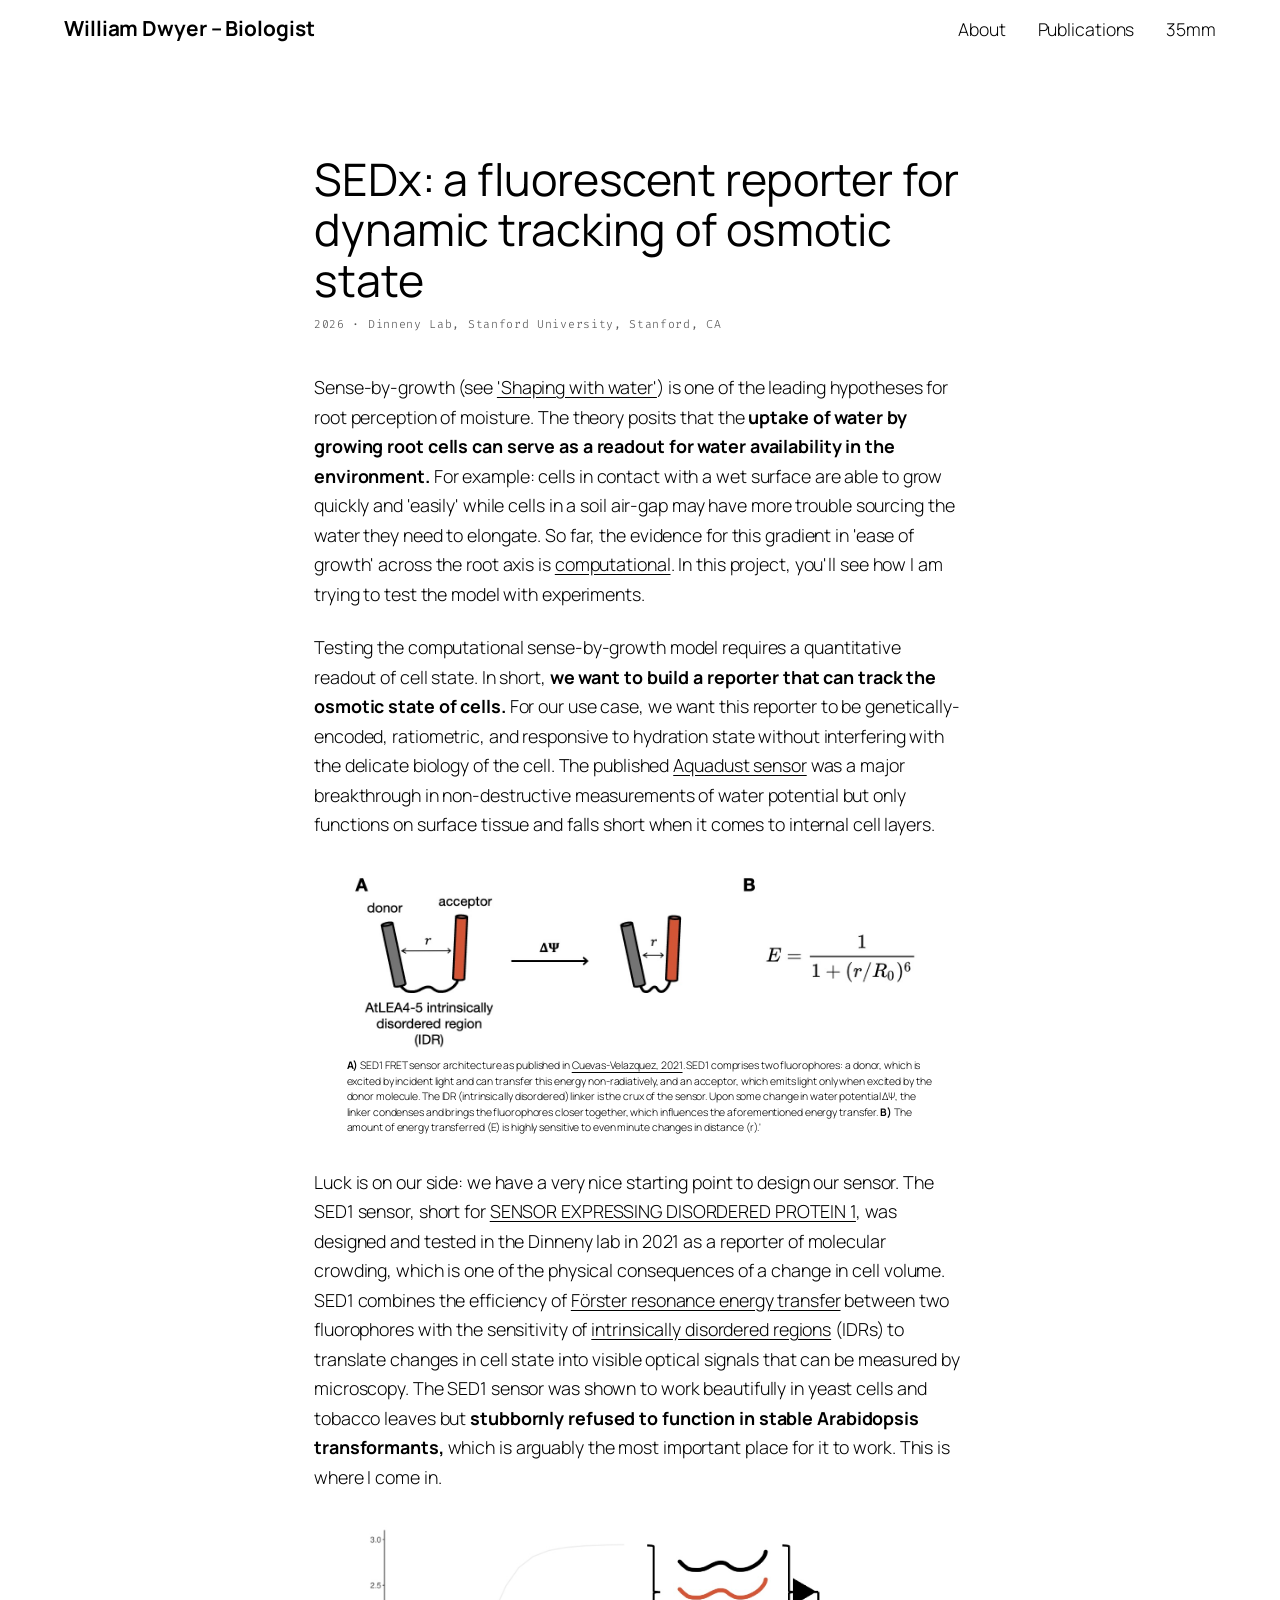
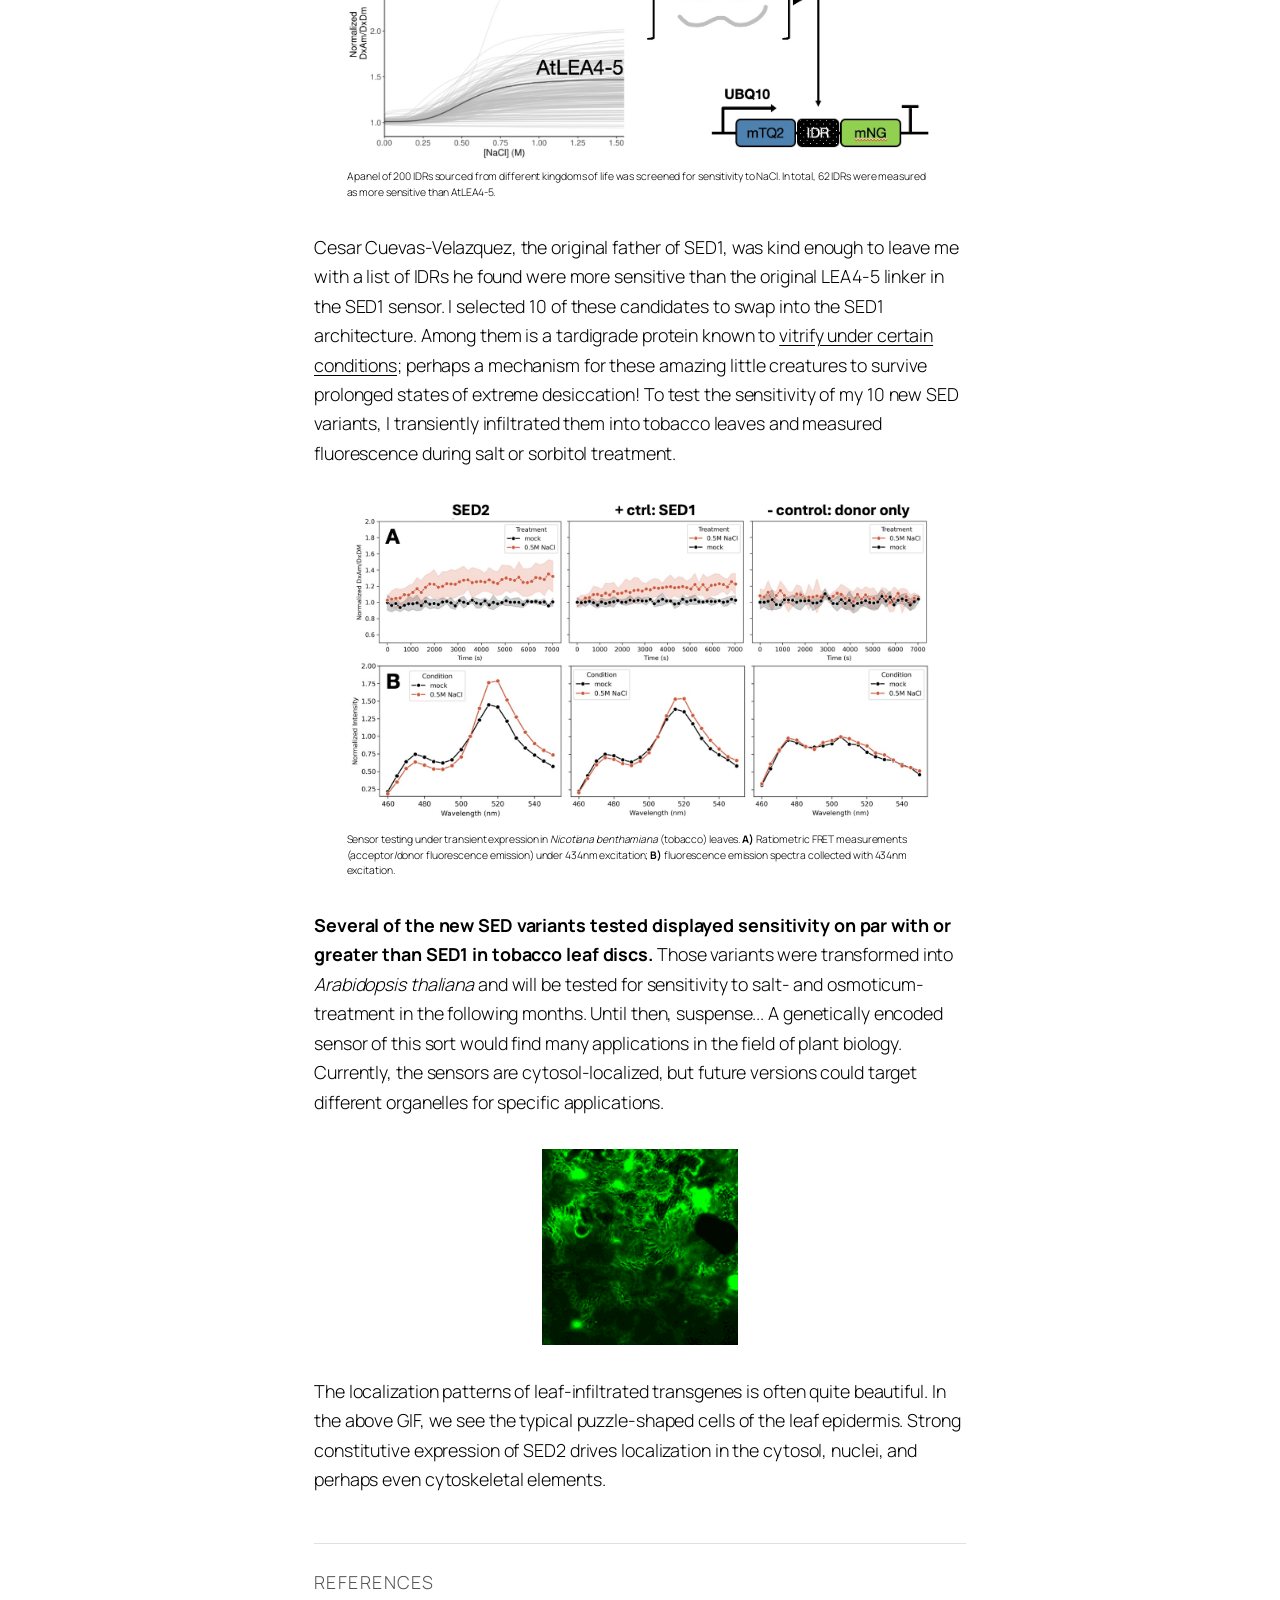
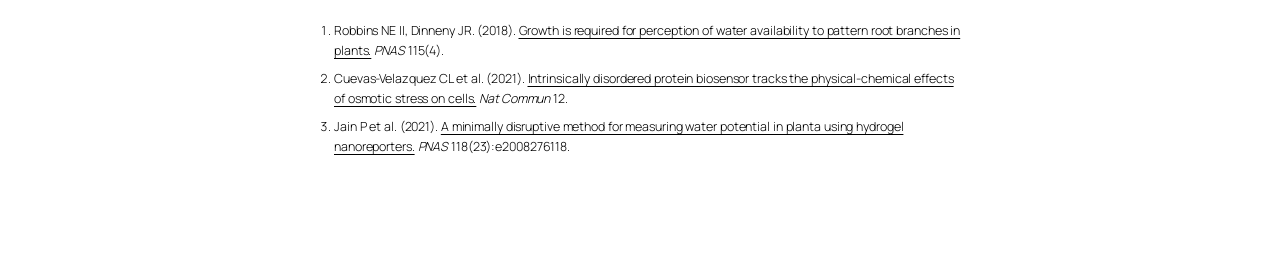
<file: osmosensor-design/index.html>
<!DOCTYPE html>
<html lang="en">
<head>
  <!-- Google tag (gtag.js) -->
  <script async src="https://www.googletagmanager.com/gtag/js?id=G-FZQ90F5T72"></script>
  <script>
    window.dataLayer = window.dataLayer || [];
    function gtag(){dataLayer.push(arguments);}
    gtag('js', new Date());
    gtag('config', 'G-FZQ90F5T72');
  </script>
  <meta charset="UTF-8" />
  <meta name="viewport" content="width=device-width, initial-scale=1.0" />
  <title>Osmosensor design – William Dwyer</title>
  <link rel="preconnect" href="https://fonts.googleapis.com" />
  <link rel="preconnect" href="https://fonts.gstatic.com" crossorigin />
  <link href="https://fonts.googleapis.com/css2?family=Manrope:wght@200..800&family=Fira+Code:wght@300..700&display=swap" rel="stylesheet" />

  <style>
    :root {
      --bg:         #ffffff;
      --ink:        #000000;
      --mid:        #555555;
      --border:     #e0e0e0;
      --font-serif: 'Manrope', sans-serif;
      --font-mono:  'Fira Code', monospace;
    }

    *, *::before, *::after { box-sizing: border-box; margin: 0; padding: 0; }
    html { scroll-behavior: smooth; }

    body {
      background: var(--bg);
      color: var(--ink);
      font-family: var(--font-serif);
      font-size: 18px;
      font-weight: 300;
      line-height: 1.4;
      letter-spacing: -0.1px;
      min-height: 100vh;
      overflow-x: hidden;
    }

    a { color: inherit; text-decoration: none; }
    strong { font-weight: 700; }

    /* ─── Header ────────────────────────────────────────────── */
    header {
      position: sticky;
      top: 0;
      z-index: 100;
      background: var(--bg);
      padding: 0 clamp(1.5rem, 5vw, 4rem);
      display: flex;
      align-items: center;
      justify-content: space-between;
      height: 58px;
    }

    .site-title {
      font-family: var(--font-serif);
      font-size: 1.3rem;
      font-weight: 700;
      letter-spacing: -0.1px;
      color: var(--ink);
      position: relative;
    }

    .site-title::after {
      content: '';
      position: absolute;
      left: 0; bottom: -2px;
      width: 0; height: 1px;
      background: var(--ink);
      transition: width 0.25s ease;
    }

    .site-title:hover::after { width: 100%; }

    nav { display: flex; gap: 2rem; }

    nav a {
      font-family: var(--font-serif);
      font-size: 1.1rem;
      font-weight: 300;
      letter-spacing: -0.1px;
      color: var(--ink);
      position: relative;
    }

    nav a::after {
      content: '';
      position: absolute;
      left: 0; bottom: -2px;
      width: 0; height: 1px;
      background: var(--ink);
      transition: width 0.25s ease;
    }

    nav a:hover::after { width: 100%; }

    /* ─── Article ────────────────────────────────────────────── */
    .article {
      max-width: 780px;
      margin: 0 auto;
      padding: clamp(3rem, 8vw, 6rem) clamp(1.5rem, 5vw, 4rem);
    }

    .article-title {
      font-size: clamp(2rem, 2rem + ((1vw - 0.2rem) * 1.333), 3rem);
      font-weight: 400;
      line-height: 1.125;
      letter-spacing: -0.1px;
      margin-bottom: 0.75rem;
    }

    .article-meta {
      font-family: var(--font-mono);
      font-size: 0.72rem;
      font-weight: 300;
      letter-spacing: 0.06em;
      color: var(--mid);
      margin-bottom: 2.5rem;
    }

    .article-body p {
      font-size: clamp(1rem, 1rem + ((1vw - 0.2rem) * 0.196), 1.125rem);
      font-weight: 300;
      line-height: 1.65;
      margin-bottom: 1.5rem;
    }

    .article-img-wrap {
      margin: 2.5rem 0;
    }

    .article-img-wrap img {
      width: 100%;
      display: block;
    }

    .article-body p.article-img-caption {
      font-size: 0.65rem;
      font-weight: 300;
      line-height: 1.5;
      margin-top: 0.5rem;
      margin-bottom: 0;
    }

    .article-body a {
      text-decoration: underline;
      text-underline-offset: 3px;
    }

    .article-body a:hover {
      text-decoration: none;
    }

    .article-img-wrap--inline {
      max-width: 90%;
      margin: 2rem auto;
    }

    .article-img-pair {
      display: flex;
      gap: 0.75rem;
      align-items: flex-start;
    }

    .article-img-pair img {
      width: 50%;
      height: clamp(180px, 30vw, 300px);
      display: block;
      object-fit: cover;
    }

    /* ─── References ────────────────────────────────────────── */
    .references {
      margin-top: 3rem;
      padding-top: 1.5rem;
      border-top: 1px solid var(--border);
    }

    .references-label {
      font-size: 0.72rem;
      font-weight: 600;
      letter-spacing: 0.08em;
      text-transform: uppercase;
      color: var(--mid);
      margin-bottom: 0.75rem;
    }

    .references ol {
      padding-left: 1.25rem;
    }

    .references li {
      font-size: 0.78rem;
      font-weight: 300;
      line-height: 1.6;
      margin-bottom: 0.5rem;
    }

    /* ─── Burger ─────────────────────────────────────────────── */
    .burger {
      display: none;
      flex-direction: column;
      gap: 5px;
      background: none;
      border: none;
      cursor: pointer;
      padding: 4px;
    }

    .burger span {
      display: block;
      width: 22px;
      height: 1px;
      background: var(--ink);
      transition: transform 0.25s ease, opacity 0.25s ease;
    }

    .burger.open span:nth-child(1) { transform: translateY(6px) rotate(45deg); }
    .burger.open span:nth-child(2) { opacity: 0; }
    .burger.open span:nth-child(3) { transform: translateY(-6px) rotate(-45deg); }

    /* ─── Responsive ─────────────────────────────────────────── */
    @media (max-width: 640px) {
      .burger { display: flex; }

      nav {
        display: none;
        position: absolute;
        top: 58px;
        left: 0;
        right: 0;
        flex-direction: column;
        gap: 1.25rem;
        background: var(--bg);
        padding: 1.25rem clamp(1.5rem, 5vw, 4rem) 1.5rem;
        border-bottom: 1px solid var(--border);
      }

      nav.open { display: flex; }
    }
  </style>
</head>
<body>

  <!-- ── Header ──────────────────────────────────────────────── -->
  <header>
    <a class="site-title" href="/">William Dwyer – Biologist</a>
    <button class="burger" aria-label="Toggle navigation">
      <span></span><span></span><span></span>
    </button>
    <nav>
      <a href="/about/">About</a>
      <a href="/publications/">Publications</a>
      <a href="#">35mm</a>
    </nav>
  </header>

  <!-- ── Article ─────────────────────────────────────────────── -->
  <main class="article">
    <h1 class="article-title">SEDx: a fluorescent reporter for dynamic tracking of osmotic state</h1>
    <p class="article-meta">2026 · Dinneny Lab, Stanford University, Stanford, CA</p>

    <div class="article-body">

      <p>Sense-by-growth (see <a href="/shaping-with-water/">'Shaping with water'</a>) is one of the leading hypotheses for root perception of moisture. The theory posits that the <strong>uptake of water by growing root cells can serve as a readout for water availability in the environment.</strong> For example: cells in contact with a wet surface are able to grow quickly and 'easily' while cells in a soil air-gap may have more trouble sourcing the water they need to elongate. So far, the evidence for this gradient in 'ease of growth' across the root axis is <a href="https://www.pnas.org/doi/10.1073/pnas.1710709115">computational</a>. In this project, you'll see how I am trying to test the model with experiments.</p>

      <p>Testing the computational sense-by-growth model requires a quantitative readout of cell state. In short, <strong>we want to build a reporter that can track the osmotic state of cells.</strong> For our use case, we want this reporter to be genetically-encoded, ratiometric, and responsive to hydration state without interfering with the delicate biology of the cell. The published <a href="https://www.pnas.org/doi/10.1073/pnas.2008276118">Aquadust sensor</a> was a major breakthrough in non-destructive measurements of water potential but only functions on surface tissue and falls short when it comes to internal cell layers.</p>

      <div class="article-img-wrap article-img-wrap--inline">
        <img src="/osmosensor-design/osmosensor01.jpg" alt="SED1 FRET sensor and IDR panel" />
        <p class="article-img-caption"><strong>A)</strong> SED1 FRET sensor architecture as published in <a href="https://www.nature.com/articles/s41467-021-25736-8">Cuevas-Velazquez, 2021</a>. SED1 comprises two fluorophores: a donor, which is excited by incident light and can transfer this energy non-radiatively, and an acceptor, which emits light only when excited by the donor molecule. The IDR (intrinsically disordered) linker is the crux of the sensor. Upon some change in water potential ΔΨ, the linker condenses and brings the fluorophores closer together, which influences the aforementioned energy transfer. <strong>B)</strong> The amount of energy transferred (E) is highly sensitive to even minute changes in distance (r).'</p>
      </div>

      <p>Luck is on our side: we have a very nice starting point to design our sensor. The SED1 sensor, short for <a href="https://www.nature.com/articles/s41467-021-25736-8">SENSOR EXPRESSING DISORDERED PROTEIN 1</a>, was designed and tested in the Dinneny lab in 2021 as a reporter of molecular crowding, which is one of the physical consequences of a change in cell volume. SED1 combines the efficiency of <a href="https://en.wikipedia.org/wiki/F%C3%B6rster_resonance_energy_transfer">Förster resonance energy transfer</a> between two fluorophores with the sensitivity of <a href="https://en.wikipedia.org/wiki/Intrinsically_disordered_proteins">intrinsically disordered regions</a> (IDRs) to translate changes in cell state into visible optical signals that can be measured by microscopy. The SED1 sensor was shown to work beautifully in yeast cells and tobacco leaves but <strong>stubbornly refused to function in stable Arabidopsis transformants,</strong> which is arguably the most important place for it to work. This is where I come in.</p>

      <div class="article-img-wrap article-img-wrap--inline">
        <img src="/osmosensor-design/osmosensor02.jpg" alt="IDR panel NaCl screen" />
        <p class="article-img-caption">A panel of 200 IDRs sourced from different kingdoms of life was screened for sensitivity to NaCl. In total, 62 IDRs were measured as more sensitive than AtLEA4-5.</p>
      </div>

      <p>Cesar Cuevas-Velazquez, the original father of SED1, was kind enough to leave me with a list of IDRs he found were more sensitive than the original LEA4-5 linker in the SED1 sensor. I selected 10 of these candidates to swap into the SED1 architecture. Among them is a tardigrade protein known to <a href="https://pubmed.ncbi.nlm.nih.gov/34737320/">vitrify under certain conditions</a>; perhaps a mechanism for these amazing little creatures to survive prolonged states of extreme desiccation! To test the sensitivity of my 10 new SED variants, I transiently infiltrated them into tobacco leaves and measured fluorescence during salt or sorbitol treatment.</p>

      <div class="article-img-wrap article-img-wrap--inline">
        <img src="/osmosensor-design/osmosensor03.jpg" alt="Sensor testing in tobacco leaves" />
        <p class="article-img-caption">Sensor testing under transient expression in <em>Nicotiana benthamiana</em> (tobacco) leaves. <strong>A)</strong> Ratiometric FRET measurements (acceptor/donor fluorescence emission) under 434nm excitation; <strong>B)</strong> fluorescence emission spectra collected with 434nm excitation.</p>
      </div>

      <p><strong>Several of the new SED variants tested displayed sensitivity on par with or greater than SED1 in tobacco leaf discs.</strong> Those variants were transformed into <em>Arabidopsis thaliana</em> and will be tested for sensitivity to salt- and osmoticum-treatment in the following months. Until then, suspense... A genetically encoded sensor of this sort would find many applications in the field of plant biology. Currently, the sensors are cytosol-localized, but future versions could target different organelles for specific applications. </p>

      <div class="article-img-wrap" style="max-width: 30%; margin: 2rem auto;">
        <img src="/osmosensor-design/osmosensor04.gif" alt="Tobacco leaf epidermal cells expressing SED2" />
      </div>

      <p>The localization patterns of leaf-infiltrated transgenes is often quite beautiful. In the above GIF, we see the typical puzzle-shaped cells of the leaf epidermis. Strong constitutive expression of SED2 drives localization in the cytosol, nuclei, and perhaps even cytoskeletal elements.</p>

      <div class="references">
        <p class="references-label">References</p>
        <ol>
          <li>Robbins NE II, Dinneny JR. (2018). <a href="https://www.pnas.org/doi/10.1073/pnas.1710709115">Growth is required for perception of water availability to pattern root branches in plants.</a> <em>PNAS</em> 115(4).</li>
          <li>Cuevas-Velazquez CL et al. (2021). <a href="https://www.nature.com/articles/s41467-021-25736-8">Intrinsically disordered protein biosensor tracks the physical-chemical effects of osmotic stress on cells.</a> <em>Nat Commun</em> 12.</li>
          <li>Jain P et al. (2021). <a href="https://www.pnas.org/doi/10.1073/pnas.2008276118">A minimally disruptive method for measuring water potential in planta using hydrogel nanoreporters.</a> <em>PNAS</em> 118(23):e2008276118.</li>
        </ol>
      </div>

    </div>
  </main>

  <script>
    const burger = document.querySelector('.burger');
    const nav = document.querySelector('nav');
    burger.addEventListener('click', () => {
      burger.classList.toggle('open');
      nav.classList.toggle('open');
    });
    nav.querySelectorAll('a').forEach(link => {
      link.addEventListener('click', () => {
        burger.classList.remove('open');
        nav.classList.remove('open');
      });
    });
  </script>
</body>
</html>
</file>
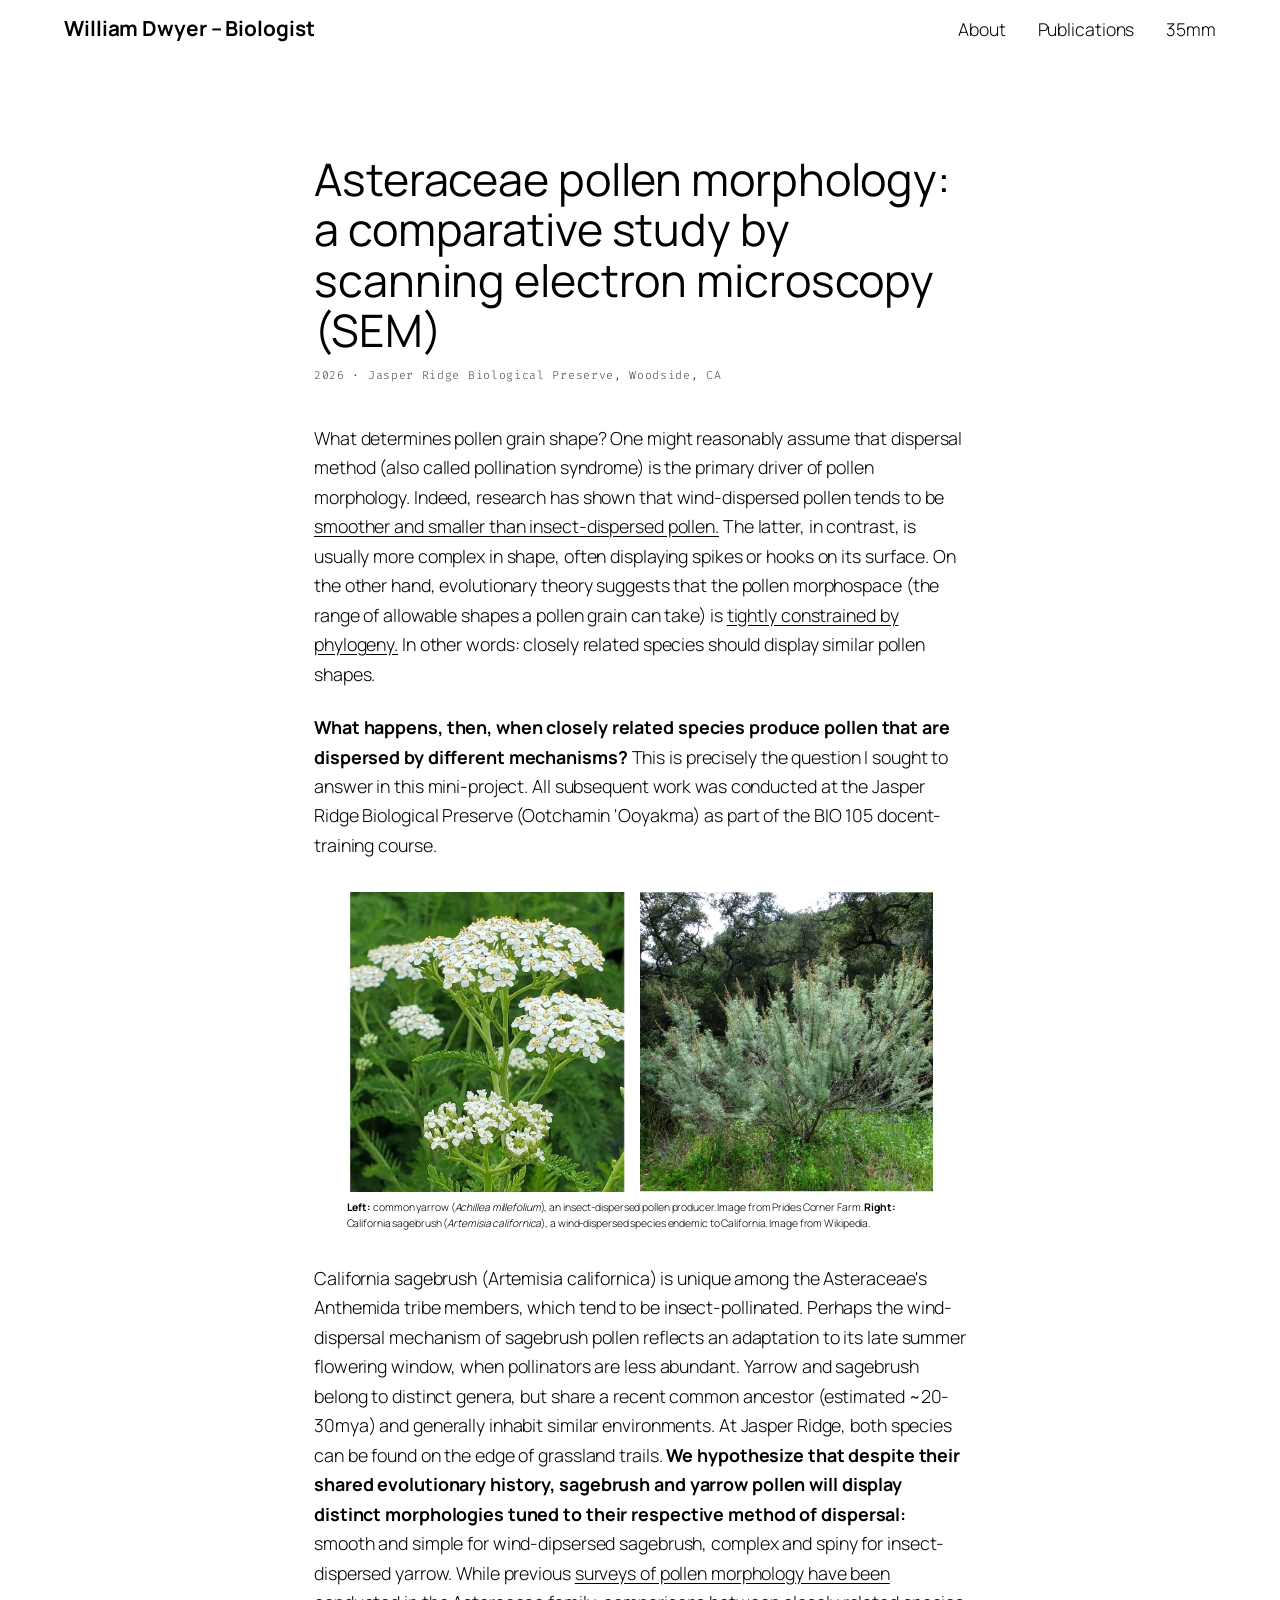
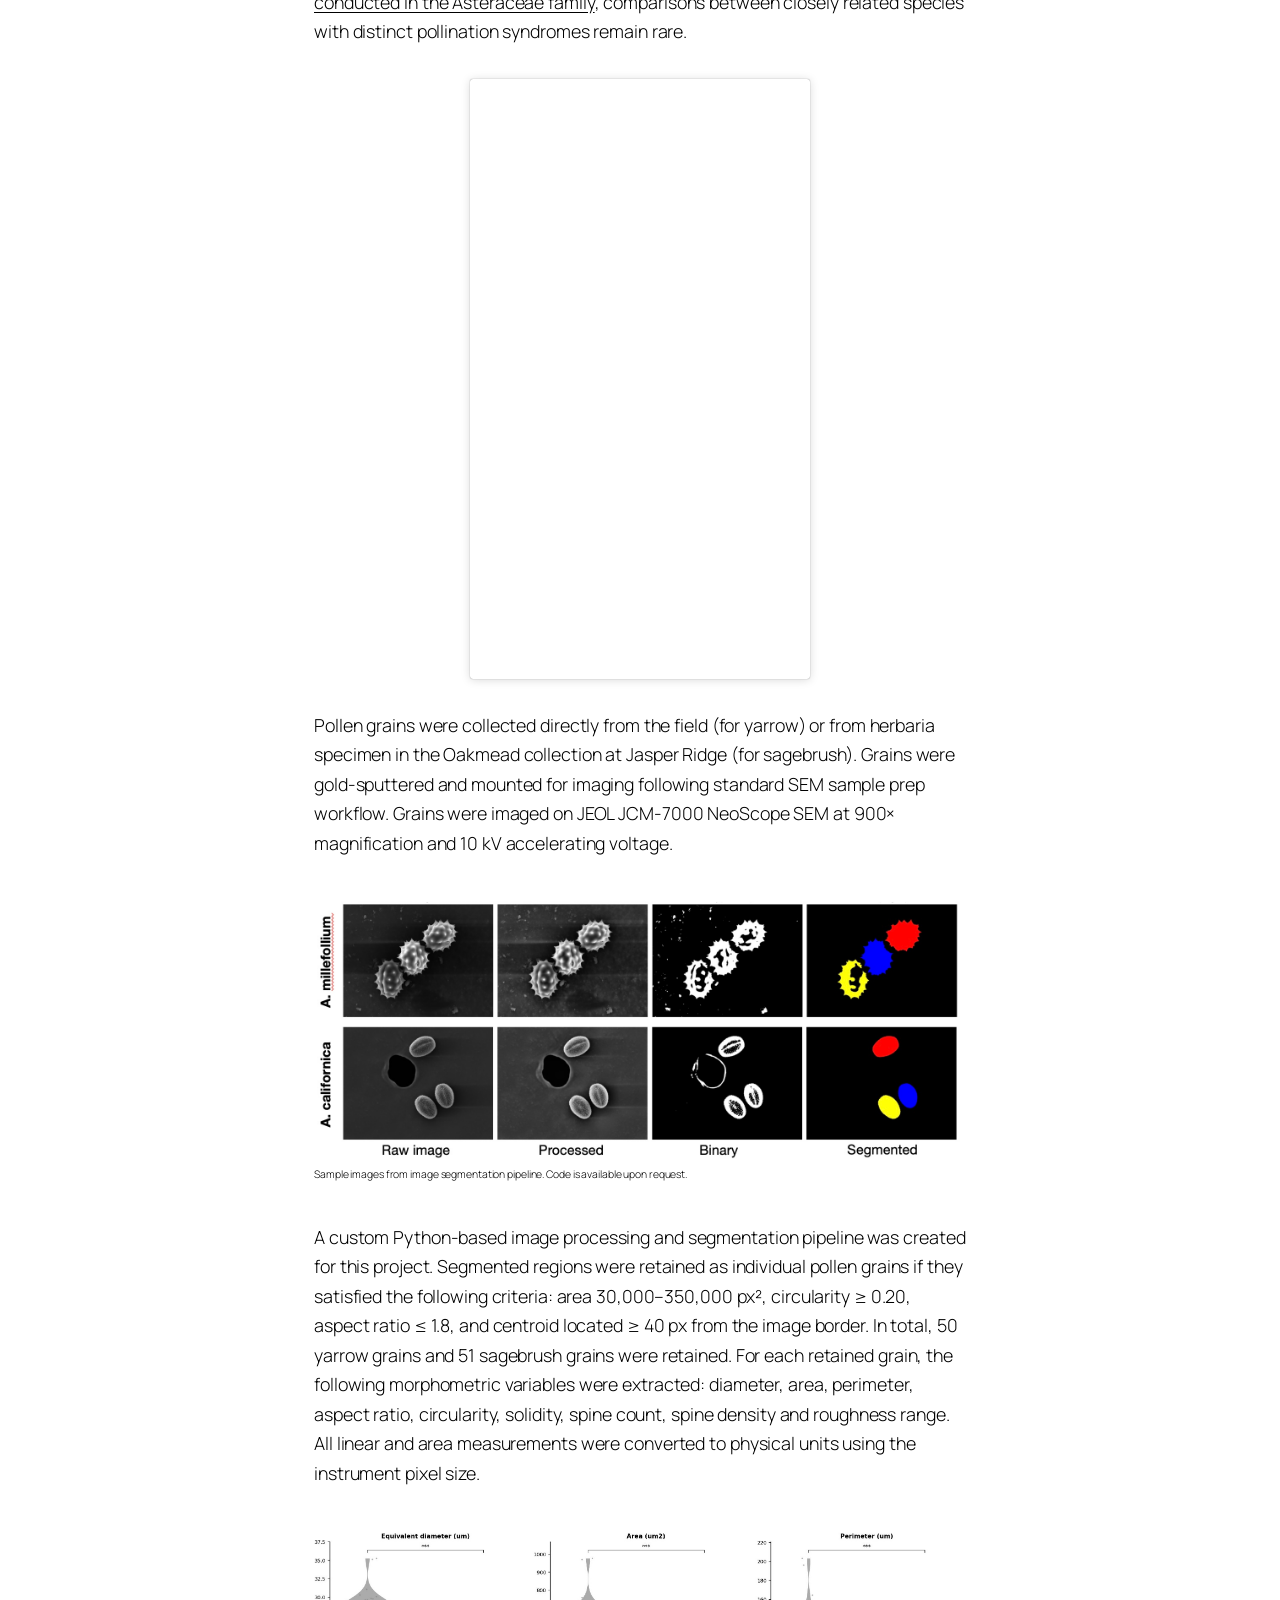
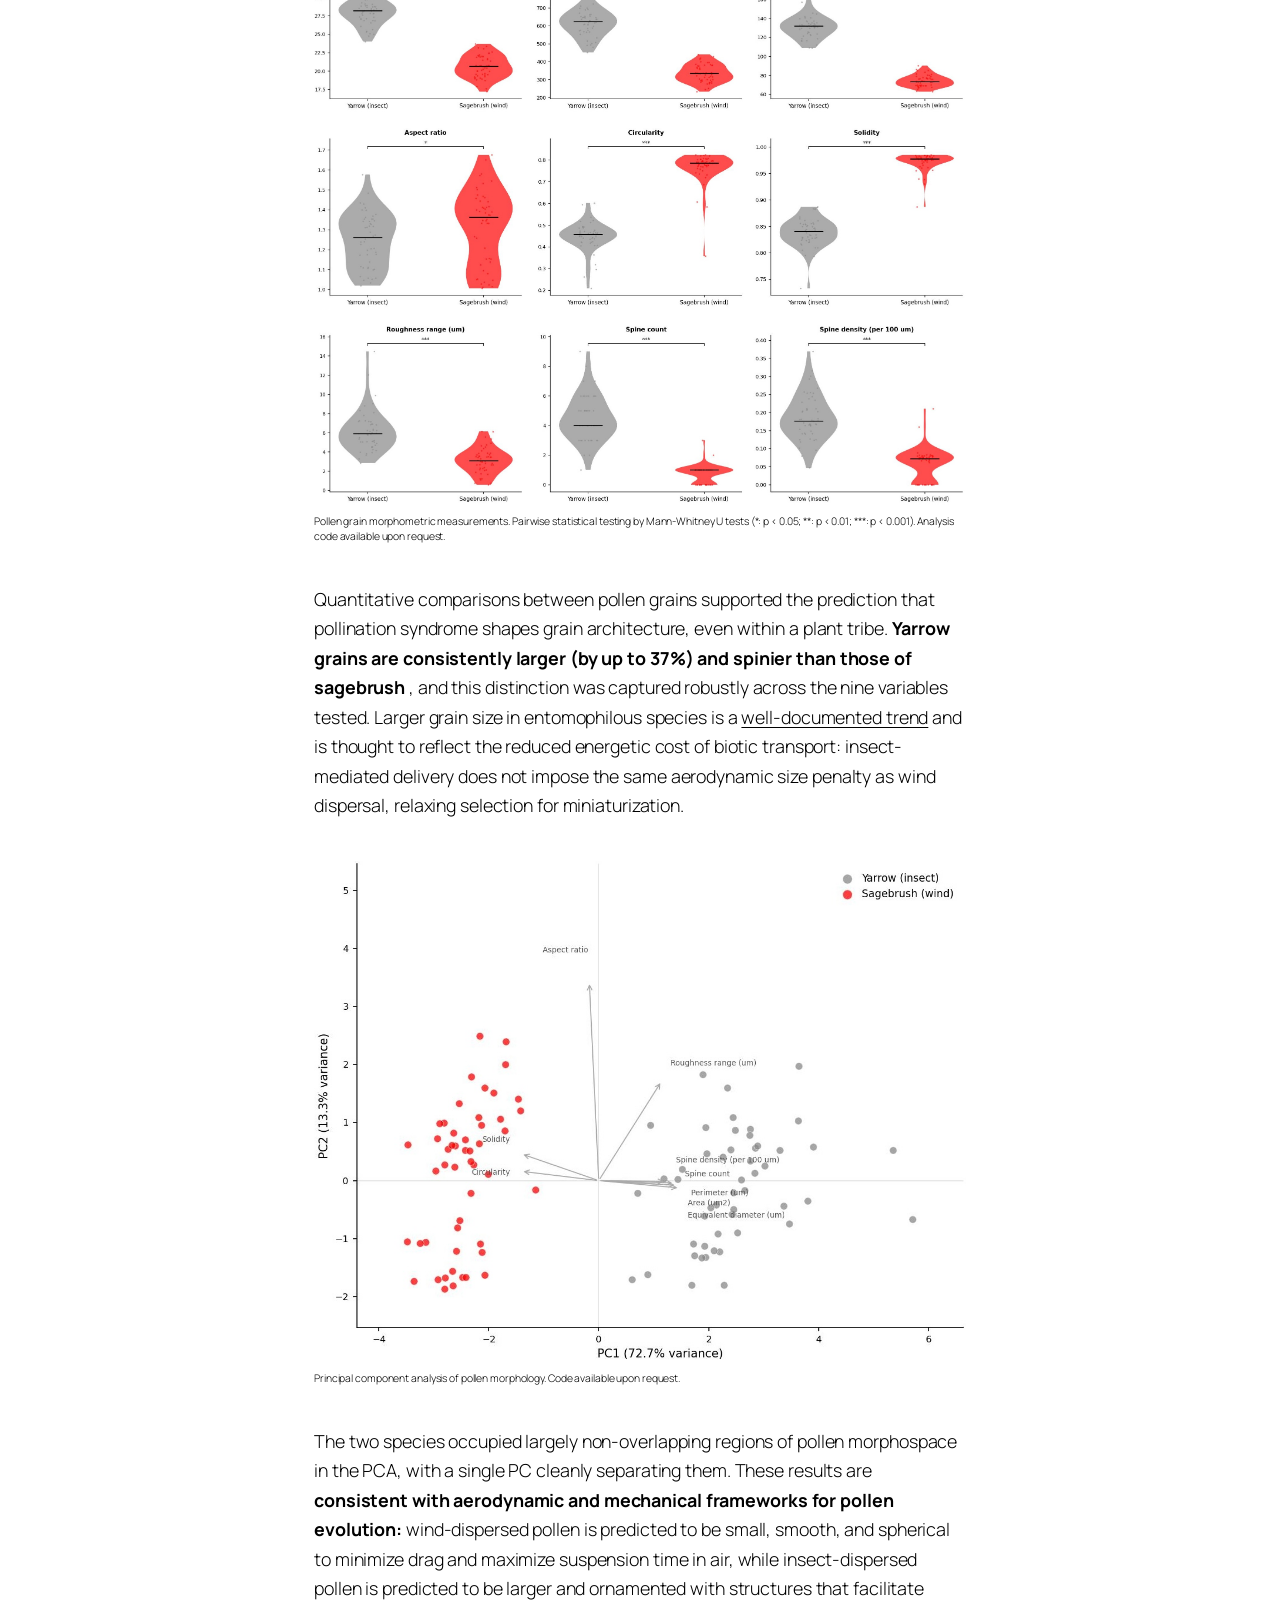
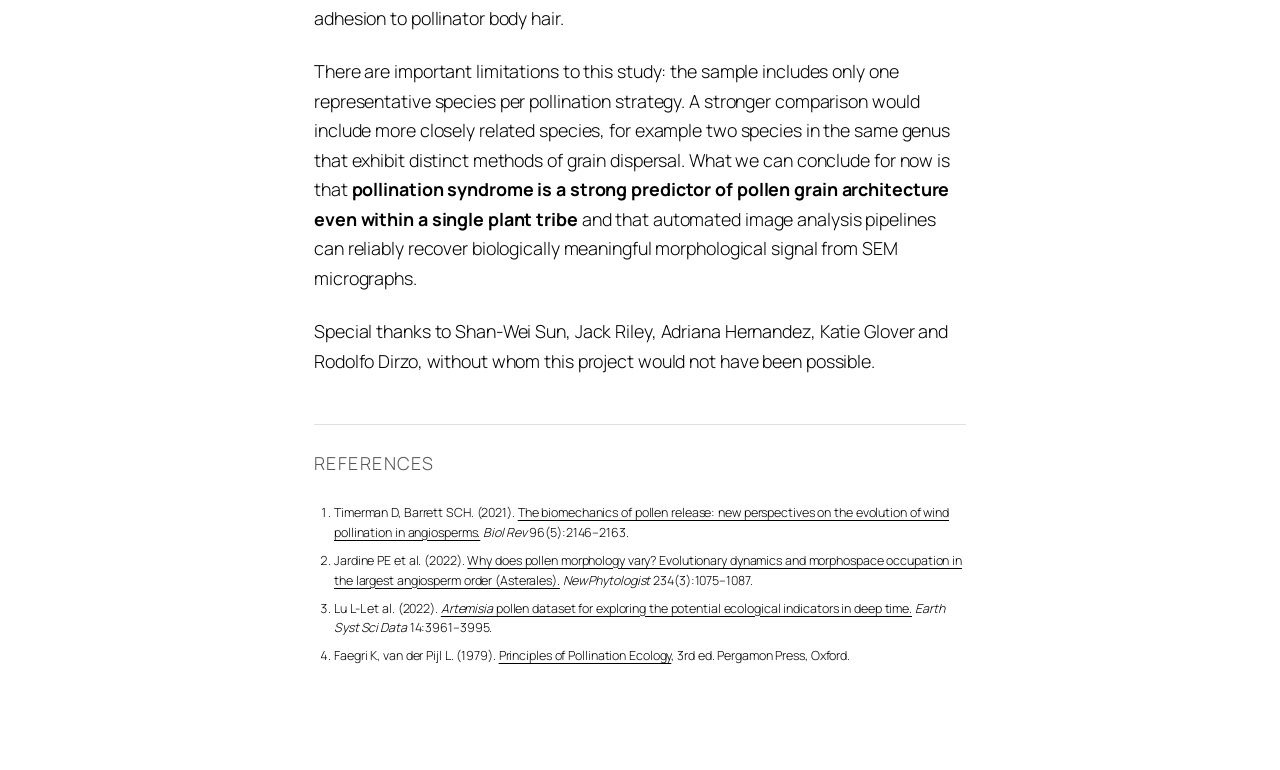
<file: pollen-morphology/index.html>
<!DOCTYPE html>
<html lang="en">
<head>
  <!-- Google tag (gtag.js) -->
  <script async src="https://www.googletagmanager.com/gtag/js?id=G-FZQ90F5T72"></script>
  <script>
    window.dataLayer = window.dataLayer || [];
    function gtag(){dataLayer.push(arguments);}
    gtag('js', new Date());
    gtag('config', 'G-FZQ90F5T72');
  </script>
  <meta charset="UTF-8" />
  <meta name="viewport" content="width=device-width, initial-scale=1.0" />
  <title>Pollen morphology – William Dwyer</title>
  <link rel="preconnect" href="https://fonts.googleapis.com" />
  <link rel="preconnect" href="https://fonts.gstatic.com" crossorigin />
  <link href="https://fonts.googleapis.com/css2?family=Manrope:wght@200..800&family=Fira+Code:wght@300..700&display=swap" rel="stylesheet" />

  <style>
    :root {
      --bg:         #ffffff;
      --ink:        #000000;
      --mid:        #555555;
      --border:     #e0e0e0;
      --font-serif: 'Manrope', sans-serif;
      --font-mono:  'Fira Code', monospace;
    }

    *, *::before, *::after { box-sizing: border-box; margin: 0; padding: 0; }
    html { scroll-behavior: smooth; }

    body {
      background: var(--bg);
      color: var(--ink);
      font-family: var(--font-serif);
      font-size: 18px;
      font-weight: 300;
      line-height: 1.4;
      letter-spacing: -0.1px;
      min-height: 100vh;
      overflow-x: hidden;
    }

    a { color: inherit; text-decoration: none; }
    strong { font-weight: 700; }

    /* ─── Header ────────────────────────────────────────────── */
    header {
      position: sticky;
      top: 0;
      z-index: 100;
      background: var(--bg);
      padding: 0 clamp(1.5rem, 5vw, 4rem);
      display: flex;
      align-items: center;
      justify-content: space-between;
      height: 58px;
    }

    .site-title {
      font-family: var(--font-serif);
      font-size: 1.3rem;
      font-weight: 700;
      letter-spacing: -0.1px;
      color: var(--ink);
      position: relative;
    }

    .site-title::after {
      content: '';
      position: absolute;
      left: 0; bottom: -2px;
      width: 0; height: 1px;
      background: var(--ink);
      transition: width 0.25s ease;
    }

    .site-title:hover::after { width: 100%; }

    nav { display: flex; gap: 2rem; }

    nav a {
      font-family: var(--font-serif);
      font-size: 1.1rem;
      font-weight: 300;
      letter-spacing: -0.1px;
      color: var(--ink);
      position: relative;
    }

    nav a::after {
      content: '';
      position: absolute;
      left: 0; bottom: -2px;
      width: 0; height: 1px;
      background: var(--ink);
      transition: width 0.25s ease;
    }

    nav a:hover::after { width: 100%; }

    /* ─── Article ────────────────────────────────────────────── */
    .article {
      max-width: 780px;
      margin: 0 auto;
      padding: clamp(3rem, 8vw, 6rem) clamp(1.5rem, 5vw, 4rem);
    }

    .article-title {
      font-size: clamp(2rem, 2rem + ((1vw - 0.2rem) * 1.333), 3rem);
      font-weight: 400;
      line-height: 1.125;
      letter-spacing: -0.1px;
      margin-bottom: 0.75rem;
    }

    .article-meta {
      font-family: var(--font-mono);
      font-size: 0.72rem;
      font-weight: 300;
      letter-spacing: 0.06em;
      color: var(--mid);
      margin-bottom: 2.5rem;
    }

    .article-body p {
      font-size: clamp(1rem, 1rem + ((1vw - 0.2rem) * 0.196), 1.125rem);
      font-weight: 300;
      line-height: 1.65;
      margin-bottom: 1.5rem;
    }

    .article-img-wrap {
      margin: 2.5rem 0;
    }

    .article-img-wrap img {
      width: 100%;
      display: block;
    }

    .article-body p.article-img-caption {
      font-size: 0.65rem;
      font-weight: 300;
      line-height: 1.5;
      margin-top: 0.5rem;
      margin-bottom: 0;
    }

    .article-body a {
      text-decoration: underline;
      text-underline-offset: 3px;
    }

    .article-body a:hover {
      text-decoration: none;
    }

    .article-img-wrap--inline {
      max-width: 90%;
      margin: 2rem auto;
    }

    .article-img-pair {
      display: flex;
      gap: 0.75rem;
      align-items: flex-start;
    }

    .article-img-pair img {
      width: 50%;
      height: clamp(180px, 30vw, 300px);
      display: block;
      object-fit: cover;
    }

    /* ─── References ────────────────────────────────────────── */
    .references {
      margin-top: 3rem;
      padding-top: 1.5rem;
      border-top: 1px solid var(--border);
    }

    .references-label {
      font-size: 0.72rem;
      font-weight: 600;
      letter-spacing: 0.08em;
      text-transform: uppercase;
      color: var(--mid);
      margin-bottom: 0.75rem;
    }

    .references ol {
      padding-left: 1.25rem;
    }

    .references li {
      font-size: 0.78rem;
      font-weight: 300;
      line-height: 1.6;
      margin-bottom: 0.5rem;
    }

    /* ─── Burger ─────────────────────────────────────────────── */
    .burger {
      display: none;
      flex-direction: column;
      gap: 5px;
      background: none;
      border: none;
      cursor: pointer;
      padding: 4px;
    }

    .burger span {
      display: block;
      width: 22px;
      height: 1px;
      background: var(--ink);
      transition: transform 0.25s ease, opacity 0.25s ease;
    }

    .burger.open span:nth-child(1) { transform: translateY(6px) rotate(45deg); }
    .burger.open span:nth-child(2) { opacity: 0; }
    .burger.open span:nth-child(3) { transform: translateY(-6px) rotate(-45deg); }

    /* ─── Responsive ─────────────────────────────────────────── */
    @media (max-width: 640px) {
      .burger { display: flex; }

      nav {
        display: none;
        position: absolute;
        top: 58px;
        left: 0;
        right: 0;
        flex-direction: column;
        gap: 1.25rem;
        background: var(--bg);
        padding: 1.25rem clamp(1.5rem, 5vw, 4rem) 1.5rem;
        border-bottom: 1px solid var(--border);
      }

      nav.open { display: flex; }
    }
  </style>
</head>
<body>

  <!-- ── Header ──────────────────────────────────────────────── -->
  <header>
    <a class="site-title" href="/">William Dwyer – Biologist</a>
    <button class="burger" aria-label="Toggle navigation">
      <span></span><span></span><span></span>
    </button>
    <nav>
      <a href="/about/">About</a>
      <a href="/publications/">Publications</a>
      <a href="#">35mm</a>
    </nav>
  </header>

  <!-- ── Article ─────────────────────────────────────────────── -->
  <main class="article">
    <h1 class="article-title">Asteraceae pollen morphology: a comparative study by scanning electron microscopy (SEM)</h1>
    <p class="article-meta">2026 · Jasper Ridge Biological Preserve, Woodside, CA</p>

    <div class="article-body">

      <p>What determines pollen grain shape? One might reasonably assume that dispersal method (also called pollination syndrome) is the primary driver of pollen morphology. Indeed, research has shown that wind-dispersed pollen tends to be <a href="https://pubmed.ncbi.nlm.nih.gov/34076950/">smoother and smaller than insect-dispersed pollen.</a> The latter, in contrast, is usually more complex in shape, often displaying spikes or hooks on its surface. On the other hand, evolutionary theory suggests that the pollen morphospace (the range of allowable shapes a pollen grain can take) is <a href="https://pubmed.ncbi.nlm.nih.gov/35147224/">tightly constrained by phylogeny.</a> In other words: closely related species should display similar pollen shapes.</p>

      <p><strong>What happens, then, when closely related species produce pollen that are dispersed by different mechanisms? </strong> This is precisely the question I sought to answer in this mini-project. All subsequent work was conducted at the Jasper Ridge Biological Preserve (Ootchamin 'Ooyakma) as part of the BIO 105 docent-training course.</p>

      <div class="article-img-wrap article-img-wrap--inline">
        <div class="article-img-pair">
          <img src="/pollen-morphology/pollen01.jpg" alt="Common yarrow (Achillea millefolium)" />
          <img src="/pollen-morphology/pollen02.jpg" alt="California sagebrush (Artemisia californica)" />
        </div>
        <p class="article-img-caption"><strong>Left: </strong>common yarrow (<em>Achillea millefolium</em>), an insect-dispersed pollen producer. Image from Prides Corner Farm. <strong>Right: </strong>California sagebrush (<em>Artemisia californica</em>), a wind-dispersed species endemic to California. Image from Wikipedia.</p>
      </div>

      <p> California sagebrush (Artemisia californica) is unique among the Asteraceae's Anthemida tribe members, which tend to be insect-pollinated. Perhaps the wind-dispersal mechanism of sagebrush pollen reflects an adaptation to its late summer flowering window, when pollinators are less abundant. Yarrow and sagebrush belong to distinct genera, but share a recent common ancestor (estimated ~20-30mya) and generally inhabit similar environments. At Jasper Ridge, both species can be found on the edge of grassland trails.<strong> We hypothesize that despite their shared evolutionary history, sagebrush and yarrow pollen will display distinct morphologies tuned to their respective method of dispersal:</strong> smooth and simple for wind-dipsersed sagebrush, complex and spiny for insect-dispersed yarrow. While previous <a href="https://essd.copernicus.org/articles/14/3961/2022/?utm_source=researchgate.net&utm_medium=article">surveys of pollen morphology have been conducted in the Asteraceae family</a>, comparisons between closely related species with distinct pollination syndromes remain rare. </p>

      <div style="max-width: 340px; margin: 2rem auto;">
        <iframe src="https://www.instagram.com/reel/DXxdk-DBQz3/embed/" width="340" height="600" frameborder="0" scrolling="no" allowtransparency="true" style="display:block; border-radius:3px; box-shadow:0 0 1px 0 rgba(0,0,0,0.5),0 1px 10px 0 rgba(0,0,0,0.15);"></iframe>
      </div>

      <p>Pollen grains were collected directly from the field (for yarrow) or from herbaria specimen in the Oakmead collection at Jasper Ridge (for sagebrush). Grains were gold-sputtered and mounted for imaging following standard SEM sample prep workflow. Grains were imaged on JEOL JCM-7000 NeoScope SEM at 900× magnification and 10 kV accelerating voltage.</p>

      <div class="article-img-wrap">
        <img src="/pollen-morphology/pollen03.jpg" alt="Pollen SEM image" />
        <p class="article-img-caption">Sample images from image segmentation pipeline. Code is available upon request.</p>
      </div>

      <p>A custom Python-based image processing and segmentation pipeline was created for this project. Segmented regions were retained as individual pollen grains if they satisfied the following criteria: area 30,000–350,000 px², circularity ≥ 0.20, aspect ratio ≤ 1.8, and centroid located ≥ 40 px from the image border. In total, 50 yarrow grains and 51 sagebrush grains were retained. For each retained grain, the following morphometric variables were extracted: diameter, area, perimeter, aspect ratio, circularity, solidity, spine count, spine density and roughness range. All linear and area measurements were converted to physical units using the instrument pixel size.</p>

      <div class="article-img-wrap">
        <img src="/pollen-morphology/pollen04.jpg" alt="Violin plots" />
        <p class="article-img-caption">Pollen grain morphometric measurements. Pairwise statistical testing by Mann-Whitney U tests (*: p < 0.05; **: p < 0.01; ***: p < 0.001). Analysis code available upon request.</p>
      </div>

      <p>Quantitative comparisons between pollen grains supported the prediction that pollination syndrome shapes grain architecture, even within a plant tribe. <strong>Yarrow grains are consistently larger (by up to 37%) and spinier than those of sagebrush </strong>, and this distinction was captured robustly across the nine variables tested. Larger grain size in entomophilous species is a <a href="https://www.sciencedirect.com/book/monograph/9780080231600/principles-of-pollination-ecology">well-documented trend</a> and is thought to reflect the reduced energetic cost of biotic transport: insect-mediated delivery does not impose the same aerodynamic size penalty as wind dispersal, relaxing selection for miniaturization. </p>

      <div class="article-img-wrap">
        <img src="/pollen-morphology/pollen05.jpg" alt="PCA biplot of pollen morphology" />
        <p class="article-img-caption">Principal component analysis of pollen morphology. Code available upon request.</p>
      </div>

      <p>The two species occupied largely non-overlapping regions of pollen morphospace in the PCA, with a single PC cleanly separating them. These results are <strong>consistent with aerodynamic and mechanical frameworks for pollen evolution:</strong> wind-dispersed pollen is predicted to be small, smooth, and spherical to minimize drag and maximize suspension time in air, while insect-dispersed pollen is predicted to be larger and ornamented with structures that facilitate adhesion to pollinator body hair.</p>

      <p>There are important limitations to this study: the sample includes only one representative species per pollination strategy. A stronger comparison would include more closely related species, for example two species in the same genus that exhibit distinct methods of grain dispersal. What we can conclude for now is that <strong>pollination syndrome is a strong predictor of pollen grain architecture even within a single plant tribe</strong> and that automated image analysis pipelines can reliably recover biologically meaningful morphological signal from SEM micrographs.</p>

      <p>Special thanks to Shan-Wei Sun, Jack Riley, Adriana Hernandez, Katie Glover and Rodolfo Dirzo, without whom this project would not have been possible.</p>

      <div class="references">
        <p class="references-label">References</p>
        <ol>
          <li>Timerman D, Barrett SCH. (2021). <a href="https://pubmed.ncbi.nlm.nih.gov/34076950/">The biomechanics of pollen release: new perspectives on the evolution of wind pollination in angiosperms.</a> <em>Biol Rev</em> 96(5):2146–2163.</li>
          <li>Jardine PE et al. (2022). <a href="https://pubmed.ncbi.nlm.nih.gov/35147224/">Why does pollen morphology vary? Evolutionary dynamics and morphospace occupation in the largest angiosperm order (Asterales).</a> <em>New Phytologist</em> 234(3):1075–1087.</li>
          <li>Lu L-L et al. (2022). <a href="https://essd.copernicus.org/articles/14/3961/2022/"><em>Artemisia</em> pollen dataset for exploring the potential ecological indicators in deep time.</a> <em>Earth Syst Sci Data</em> 14:3961–3995.</li>
          <li>Faegri K, van der Pijl L. (1979). <a href="https://www.sciencedirect.com/book/monograph/9780080231600/principles-of-pollination-ecology">Principles of Pollination Ecology</a>, 3rd ed. Pergamon Press, Oxford.</li>
        </ol>
      </div>

    </div>
  </main>

  <script>
    const burger = document.querySelector('.burger');
    const nav = document.querySelector('nav');
    burger.addEventListener('click', () => {
      burger.classList.toggle('open');
      nav.classList.toggle('open');
    });
    nav.querySelectorAll('a').forEach(link => {
      link.addEventListener('click', () => {
        burger.classList.remove('open');
        nav.classList.remove('open');
      });
    });
  </script>
</body>
</html>
</file>
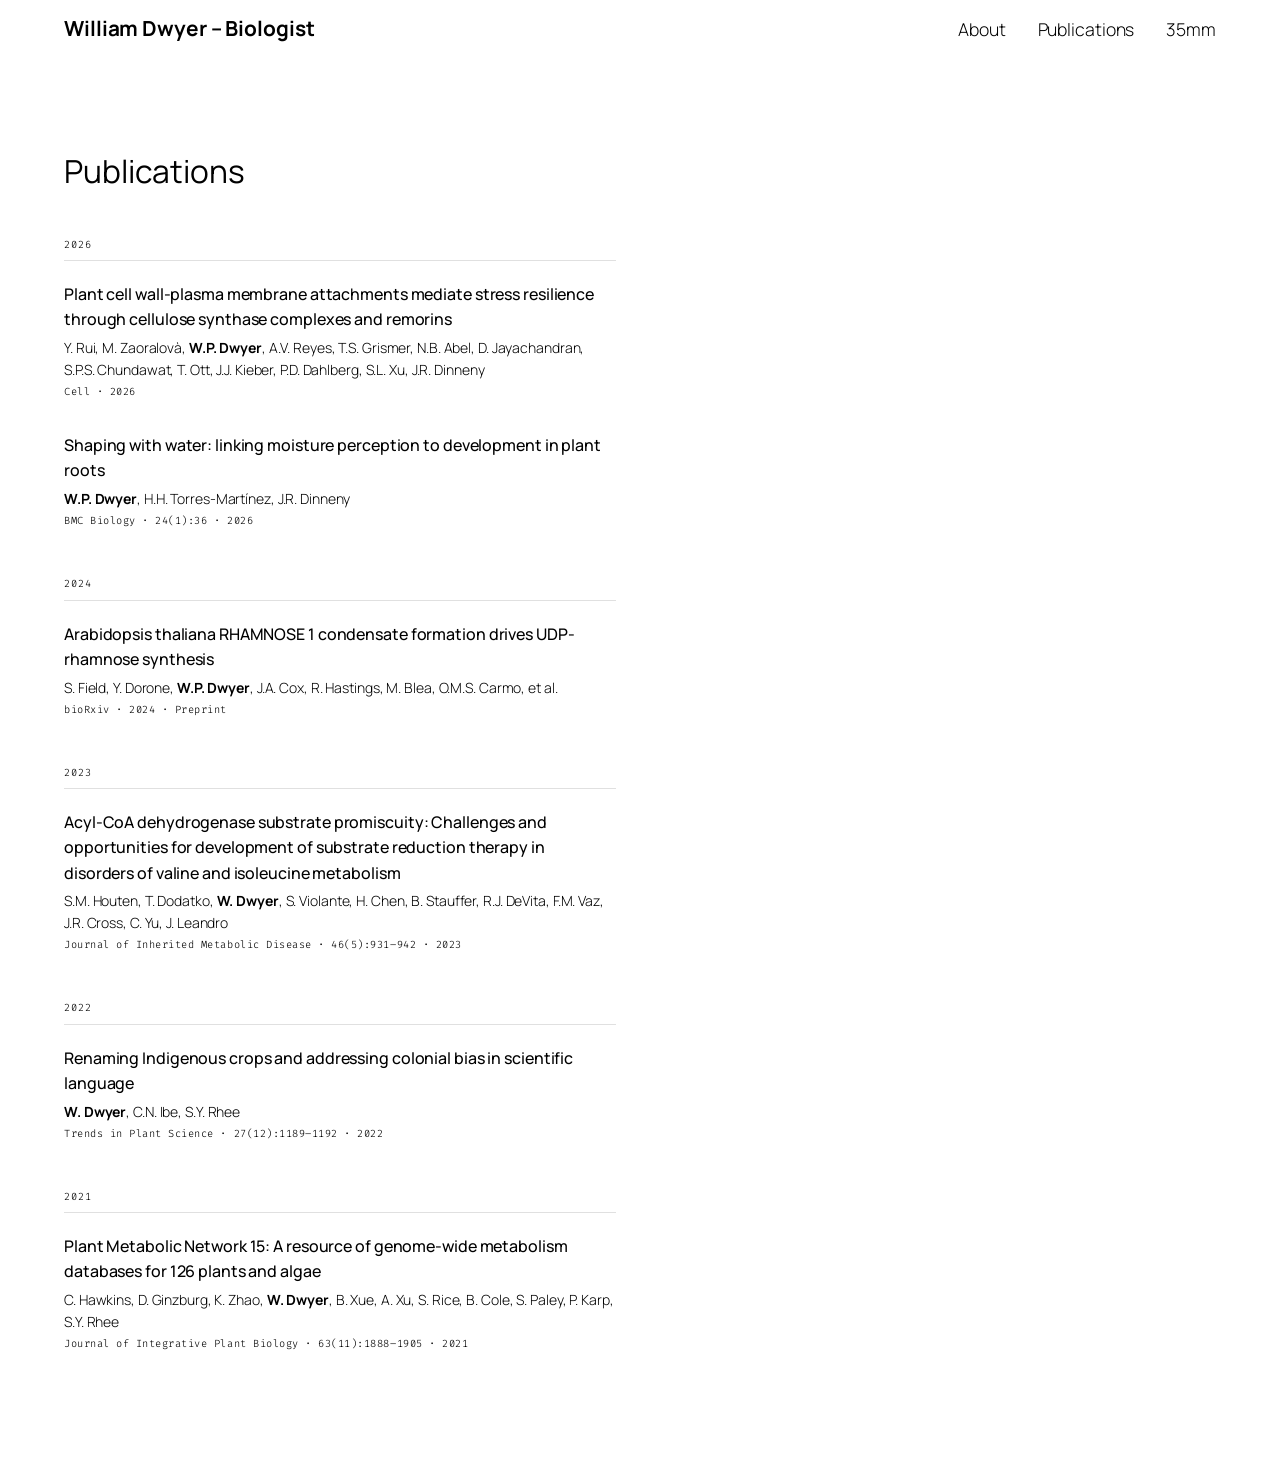
<file: publications/index.html>
<!DOCTYPE html>
<html lang="en">
<head>
  <!-- Google tag (gtag.js) -->
  <script async src="https://www.googletagmanager.com/gtag/js?id=G-FZQ90F5T72"></script>
  <script>
    window.dataLayer = window.dataLayer || [];
    function gtag(){dataLayer.push(arguments);}
    gtag('js', new Date());
    gtag('config', 'G-FZQ90F5T72');
  </script>
  <meta charset="UTF-8" />
  <meta name="viewport" content="width=device-width, initial-scale=1.0" />
  <title>Publications – William Dwyer</title>
  <link rel="preconnect" href="https://fonts.googleapis.com" />
  <link rel="preconnect" href="https://fonts.gstatic.com" crossorigin />
  <link href="https://fonts.googleapis.com/css2?family=Manrope:wght@200..800&family=Fira+Code:wght@300..700&display=swap" rel="stylesheet" />

  <style>
    :root {
      --bg:         #ffffff;
      --ink:        #000000;
      --border:     #e0e0e0;
      --font-serif: 'Manrope', sans-serif;
      --font-mono:  'Fira Code', monospace;
    }

    *, *::before, *::after { box-sizing: border-box; margin: 0; padding: 0; }
    html { scroll-behavior: smooth; }

    body {
      background: var(--bg);
      color: var(--ink);
      font-family: var(--font-serif);
      font-size: 18px;
      font-weight: 300;
      line-height: 1.4;
      letter-spacing: -0.1px;
      min-height: 100vh;
    }

    a { color: inherit; text-decoration: none; }
    strong { font-weight: 700; }

    /* ─── Header ────────────────────────────────────────────── */
    header {
      position: sticky;
      top: 0;
      z-index: 100;
      background: var(--bg);
      padding: 0 clamp(1.5rem, 5vw, 4rem);
      display: flex;
      align-items: center;
      justify-content: space-between;
      height: 58px;
    }

    .site-title {
      font-family: var(--font-serif);
      font-size: 1.3rem;
      font-weight: 700;
      letter-spacing: -0.1px;
      color: var(--ink);
      position: relative;
    }

    .site-title::after {
      content: '';
      position: absolute;
      left: 0; bottom: -2px;
      width: 0; height: 1px;
      background: var(--ink);
      transition: width 0.25s ease;
    }

    .site-title:hover::after { width: 100%; }

    nav { display: flex; gap: 2rem; }

    nav a {
      font-family: var(--font-serif);
      font-size: 1.1rem;
      font-weight: 300;
      letter-spacing: -0.1px;
      color: var(--ink);
      position: relative;
    }

    nav a::after {
      content: '';
      position: absolute;
      left: 0; bottom: -2px;
      width: 0; height: 1px;
      background: var(--ink);
      transition: width 0.25s ease;
    }

    nav a:hover::after { width: 100%; }

    /* ─── Page content ──────────────────────────────────────── */
    .page {
      padding: clamp(3rem, 8vw, 6rem) clamp(1.5rem, 5vw, 4rem) clamp(4rem, 8vw, 6rem);
      max-width: 680px;
    }

    .page-title {
      font-size: clamp(1.75rem, 1.75rem + ((1vw - 0.2rem) * 0.392), 2rem);
      font-weight: 400;
      line-height: 1.125;
      letter-spacing: -0.1px;
      margin-bottom: 3rem;
    }

    /* ─── Publication list ──────────────────────────────────── */
    .pub-year {
      font-family: var(--font-mono);
      font-size: 0.65rem;
      font-weight: 300;
      letter-spacing: 0.1em;
      text-transform: uppercase;
      margin-top: 3rem;
      margin-bottom: 1.25rem;
      padding-bottom: 0.5rem;
      border-bottom: 1px solid var(--border);
    }

    .pub-year:first-of-type {
      margin-top: 0;
    }

    .pub-item {
      margin-bottom: 2rem;
    }

    .pub-title {
      font-size: 1rem;
      font-weight: 500;
      line-height: 1.5;
      background-image: linear-gradient(var(--ink), var(--ink));
      background-repeat: no-repeat;
      background-position: 0 100%;
      background-size: 0 1px;
      transition: background-size 0.25s ease;
    }

    .pub-title:hover {
      background-size: 100% 1px;
    }

    .pub-authors {
      font-size: 0.875rem;
      font-weight: 300;
      margin-top: 0.35rem;
      line-height: 1.55;
    }

    .pub-venue {
      font-family: var(--font-mono);
      font-size: 0.65rem;
      font-weight: 300;
      letter-spacing: 0.05em;
      margin-top: 0.3rem;
    }

    /* ─── Burger button ──────────────────────────────────────── */
    .burger {
      display: none;
      flex-direction: column;
      gap: 5px;
      background: none;
      border: none;
      cursor: pointer;
      padding: 4px;
    }

    .burger span {
      display: block;
      width: 22px;
      height: 1px;
      background: var(--ink);
      transition: transform 0.25s ease, opacity 0.25s ease;
    }

    .burger.open span:nth-child(1) { transform: translateY(6px) rotate(45deg); }
    .burger.open span:nth-child(2) { opacity: 0; }
    .burger.open span:nth-child(3) { transform: translateY(-6px) rotate(-45deg); }

    /* ─── Responsive ─────────────────────────────────────────── */
    @media (max-width: 640px) {
      .burger { display: flex; }

      nav {
        display: none;
        position: absolute;
        top: 58px;
        left: 0;
        right: 0;
        flex-direction: column;
        gap: 1.25rem;
        background: var(--bg);
        padding: 1.25rem clamp(1.5rem, 5vw, 4rem) 1.5rem;
        border-bottom: 1px solid var(--border);
      }

      nav.open { display: flex; }
    }
  </style>
</head>
<body>

  <!-- ── Header ──────────────────────────────────────────────── -->
  <header>
    <a class="site-title" href="/">William Dwyer – Biologist</a>
    <button class="burger" aria-label="Toggle navigation">
      <span></span><span></span><span></span>
    </button>
    <nav>
      <a href="/about/">About</a>
      <a href="/publications/">Publications</a>
      <a href="#">35mm</a>
    </nav>
  </header>

  <!-- ── Content ─────────────────────────────────────────────── -->
  <main class="page">

    <h1 class="page-title">Publications</h1>

    <p class="pub-year">2026</p>

    <div class="pub-item">
      <a class="pub-title" href="https://doi.org/10.1016/j.cell.2026.05.009" target="_blank" rel="noopener">
        Plant cell wall-plasma membrane attachments mediate stress resilience through cellulose synthase complexes and remorins
      </a>
      <p class="pub-authors">Y. Rui, M. Zaoralovà, <strong>W.P. Dwyer</strong>, A.V. Reyes, T.S. Grismer, N.B. Abel, D. Jayachandran, S.P.S. Chundawat, T. Ott, J.J. Kieber, P.D. Dahlberg, S.L. Xu, J.R. Dinneny</p>
      <p class="pub-venue">Cell · 2026</p>
    </div>

    <div class="pub-item">
      <a class="pub-title" href="https://doi.org/10.1186/s12915-026-02503-z" target="_blank" rel="noopener">
        Shaping with water: linking moisture perception to development in plant roots
      </a>
      <p class="pub-authors"><strong>W.P. Dwyer</strong>, H.H. Torres-Martínez, J.R. Dinneny</p>
      <p class="pub-venue">BMC Biology · 24(1):36 · 2026</p>
    </div>

    <p class="pub-year">2024</p>

    <div class="pub-item">
      <a class="pub-title" href="https://doi.org/10.1101/2024.02.15.580454" target="_blank" rel="noopener">
        Arabidopsis thaliana RHAMNOSE 1 condensate formation drives UDP-rhamnose synthesis
      </a>
      <p class="pub-authors">S. Field, Y. Dorone, <strong>W.P. Dwyer</strong>, J.A. Cox, R. Hastings, M. Blea, O.M.S. Carmo, et al.</p>
      <p class="pub-venue">bioRxiv · 2024 · Preprint</p>
    </div>

    <p class="pub-year">2023</p>

    <div class="pub-item">
      <a class="pub-title" href="https://doi.org/10.1002/jimd.12642" target="_blank" rel="noopener">
        Acyl-CoA dehydrogenase substrate promiscuity: Challenges and opportunities for development of substrate reduction therapy in disorders of valine and isoleucine metabolism
      </a>
      <p class="pub-authors">S.M. Houten, T. Dodatko, <strong>W. Dwyer</strong>, S. Violante, H. Chen, B. Stauffer, R.J. DeVita, F.M. Vaz, J.R. Cross, C. Yu, J. Leandro</p>
      <p class="pub-venue">Journal of Inherited Metabolic Disease · 46(5):931–942 · 2023</p>
    </div>

    <p class="pub-year">2022</p>

    <div class="pub-item">
      <a class="pub-title" href="https://doi.org/10.1016/j.tplants.2022.08.022" target="_blank" rel="noopener">
        Renaming Indigenous crops and addressing colonial bias in scientific language
      </a>
      <p class="pub-authors"><strong>W. Dwyer</strong>, C.N. Ibe, S.Y. Rhee</p>
      <p class="pub-venue">Trends in Plant Science · 27(12):1189–1192 · 2022</p>
    </div>

    <p class="pub-year">2021</p>

    <div class="pub-item">
      <a class="pub-title" href="https://doi.org/10.1111/jipb.13163" target="_blank" rel="noopener">
        Plant Metabolic Network 15: A resource of genome-wide metabolism databases for 126 plants and algae
      </a>
      <p class="pub-authors">C. Hawkins, D. Ginzburg, K. Zhao, <strong>W. Dwyer</strong>, B. Xue, A. Xu, S. Rice, B. Cole, S. Paley, P. Karp, S.Y. Rhee</p>
      <p class="pub-venue">Journal of Integrative Plant Biology · 63(11):1888–1905 · 2021</p>
    </div>

  </main>

  <script>
    const burger = document.querySelector('.burger');
    const nav = document.querySelector('nav');
    burger.addEventListener('click', () => {
      burger.classList.toggle('open');
      nav.classList.toggle('open');
    });
    nav.querySelectorAll('a').forEach(link => {
      link.addEventListener('click', () => {
        burger.classList.remove('open');
        nav.classList.remove('open');
      });
    });
  </script>
</body>
</html>
</file>
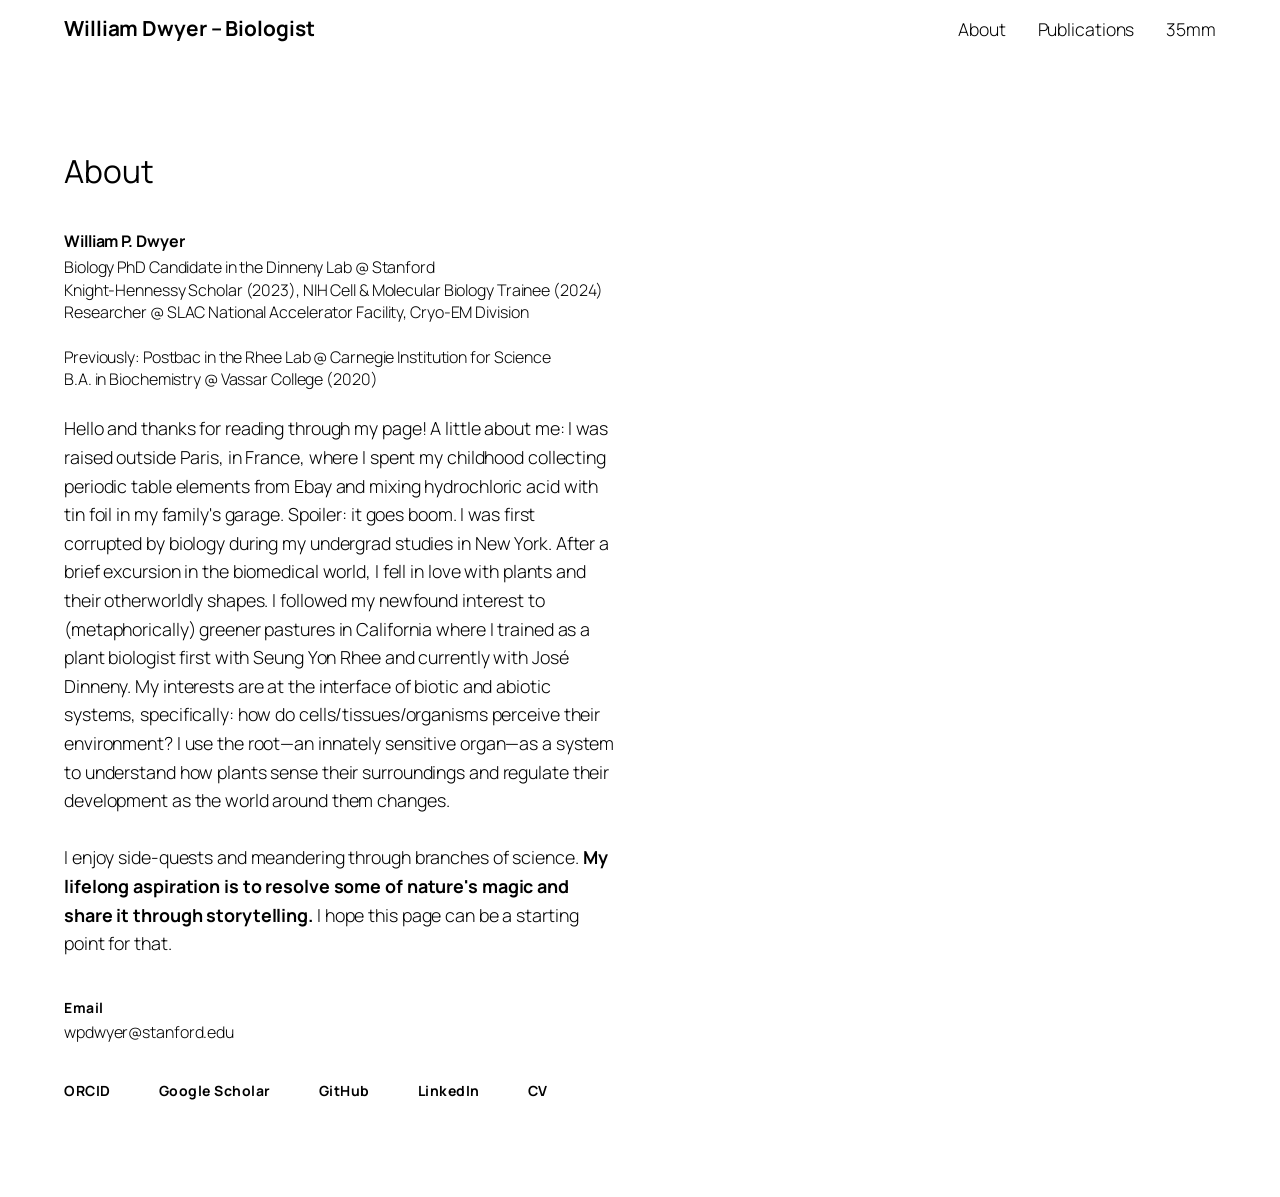
<file: about.html>
<!DOCTYPE html>
<html lang="en">
<head>
  <meta charset="UTF-8" />
  <meta name="viewport" content="width=device-width, initial-scale=1.0" />
  <title>About – William Dwyer</title>
  <link rel="preconnect" href="https://fonts.googleapis.com" />
  <link rel="preconnect" href="https://fonts.gstatic.com" crossorigin />
  <link href="https://fonts.googleapis.com/css2?family=Manrope:wght@200..800&family=Fira+Code:wght@300..700&display=swap" rel="stylesheet" />

  <style>
    :root {
      --bg:         #ffffff;
      --ink:        #000000;
      --border:     #e0e0e0;
      --font-serif: 'Manrope', sans-serif;
      --font-mono:  'Fira Code', monospace;
    }

    *, *::before, *::after { box-sizing: border-box; margin: 0; padding: 0; }
    html { scroll-behavior: smooth; }

    body {
      background: var(--bg);
      color: var(--ink);
      font-family: var(--font-serif);
      font-size: 18px;
      font-weight: 300;
      line-height: 1.4;
      letter-spacing: -0.1px;
      min-height: 100vh;
    }

    a { color: inherit; text-decoration: none; }

    strong { font-weight: 700; }

    /* ─── Header ────────────────────────────────────────────── */
    header {
      position: sticky;
      top: 0;
      z-index: 100;
      background: var(--bg);
      padding: 0 clamp(1.5rem, 5vw, 4rem);
      display: flex;
      align-items: center;
      justify-content: space-between;
      height: 58px;
    }

    .site-title {
      font-family: var(--font-serif);
      font-size: 1.3rem;
      font-weight: 700;
      letter-spacing: -0.1px;
      color: var(--ink);
      position: relative;
    }

    .site-title::after {
      content: '';
      position: absolute;
      left: 0; bottom: -2px;
      width: 0; height: 1px;
      background: var(--ink);
      transition: width 0.25s ease;
    }

    .site-title:hover::after { width: 100%; }

    nav { display: flex; gap: 2rem; }

    nav a {
      font-family: var(--font-serif);
      font-size: 1.1rem;
      font-weight: 300;
      letter-spacing: -0.1px;
      color: var(--ink);
      position: relative;
    }

    nav a::after {
      content: '';
      position: absolute;
      left: 0; bottom: -2px;
      width: 0; height: 1px;
      background: var(--ink);
      transition: width 0.25s ease;
    }

    nav a:hover::after { width: 100%; }

    /* ─── Page content ──────────────────────────────────────── */
    .page {
      padding: clamp(3rem, 8vw, 6rem) clamp(1.5rem, 5vw, 4rem);
      max-width: 680px;
    }

    /* Large page title */
    .page-title {
      font-size: clamp(1.75rem, 1.75rem + ((1vw - 0.2rem) * 0.392), 2rem);
      font-weight: 400;
      line-height: 1.125;
      letter-spacing: -0.1px;
      margin-bottom: 2.5rem;
    }

    /* Name + role subheading */
    .subheading {
      font-size: 1rem;
      font-weight: 700;
      letter-spacing: -0.1px;
      margin-bottom: 0.25rem;
    }

    .role {
      font-size: 1rem;
      font-weight: 300;
      margin-bottom: 1.5rem;
    }

    /* Bio paragraph */
    .bio {
      font-size: clamp(1rem, 1rem + ((1vw - 0.2rem) * 0.196), 1.125rem);
      font-weight: 300;
      line-height: 1.6;
      margin-bottom: 2.5rem;
    }

    /* Labeled contact fields */
    .fields {
      display: flex;
      flex-direction: column;
      gap: 1.2rem;
    }

    .field-label {
      font-size: 0.875rem;
      font-weight: 700;
      letter-spacing: 0.5px;
      margin-bottom: 0.2rem;
    }

    .field-value {
      font-size: 1rem;
      font-weight: 300;
    }

    .field-value a {
      text-decoration: underline;
      text-underline-offset: 3px;
    }

    .field-value a:hover {
      text-decoration: none;
    }

    .field-links {
      display: flex;
      gap: 3rem;
      margin-top: 1.2rem;
    }

    .field-links a {
      font-size: 0.875rem;
      font-weight: 700;
      letter-spacing: 0.5px;
      text-underline-offset: 3px;
    }

    .field-links a:hover {
      text-decoration: underline;
    }

    /* ─── Footer ─────────────────────────────────────────────── */
    footer {
      border-top: 1px solid var(--border);
      padding: 1.4rem clamp(1.5rem, 5vw, 4rem);
      display: flex;
      align-items: center;
      justify-content: space-between;
      flex-wrap: wrap;
      gap: 0.75rem;
      margin-top: 4rem;
    }

    footer p {
      font-family: var(--font-mono);
      font-size: 0.65rem;
      font-weight: 300;
      letter-spacing: 0.06em;
      text-transform: uppercase;
    }

    .footer-links { display: flex; gap: 1.5rem; }

    .footer-links a {
      font-family: var(--font-mono);
      font-size: 0.65rem;
      font-weight: 300;
      letter-spacing: 0.08em;
      text-transform: uppercase;
    }

    .footer-links a:hover {
      text-decoration: underline;
      text-underline-offset: 3px;
    }

    /* ─── Burger button ──────────────────────────────────────── */
    .burger {
      display: none;
      flex-direction: column;
      gap: 5px;
      background: none;
      border: none;
      cursor: pointer;
      padding: 4px;
    }

    .burger span {
      display: block;
      width: 22px;
      height: 1px;
      background: var(--ink);
      transition: transform 0.25s ease, opacity 0.25s ease;
    }

    .burger.open span:nth-child(1) { transform: translateY(6px) rotate(45deg); }
    .burger.open span:nth-child(2) { opacity: 0; }
    .burger.open span:nth-child(3) { transform: translateY(-6px) rotate(-45deg); }

    /* ─── Responsive ─────────────────────────────────────────── */
    @media (max-width: 640px) {
      .burger { display: flex; }

      nav {
        display: none;
        position: absolute;
        top: 58px;
        left: 0;
        right: 0;
        flex-direction: column;
        gap: 1.25rem;
        background: var(--bg);
        padding: 1.25rem clamp(1.5rem, 5vw, 4rem) 1.5rem;
        border-bottom: 1px solid var(--border);
      }

      nav.open { display: flex; }
    }
  </style>
</head>
<body>

  <!-- ── Header ──────────────────────────────────────────────── -->
  <header>
    <a class="site-title" href="index.html">William Dwyer – Biologist</a>
    <button class="burger" aria-label="Toggle navigation">
      <span></span><span></span><span></span>
    </button>
    <nav>
      <a href="about.html">About</a>
      <a href="index.html#publications">Publications</a>
      <a href="index.html#publications">35mm</a>
    </nav>
  </header>

  <!-- ── Content ─────────────────────────────────────────────── -->
  <main class="page">

    <h1 class="page-title">About</h1>

    <p class="subheading">William P. Dwyer</p>
    <p class="role">
       Biology PhD Candidate in the Dinneny Lab @ Stanford <br>
       Knight-Hennessy Scholar (2023), NIH Cell & Molecular Biology Trainee (2024) <br>
       Researcher @ SLAC National Accelerator Facility, Cryo-EM Division <br> <br>
       Previously: Postbac in the Rhee Lab @ Carnegie Institution for Science <br>
       B.A. in Biochemistry @ Vassar College (2020)  
    </p>

    <p class="bio">
      Hello and thanks for reading through my page! A little about me: I was raised outside Paris, in France, where I spent my childhood
      collecting periodic table elements from Ebay and mixing hydrochloric acid with tin foil in my family's garage. Spoiler: it goes boom.
      I was first corrupted by biology during my undergrad studies in New York. After a brief excursion in the biomedical world, I fell in love
      with plants and their otherworldly shapes. I followed my newfound interest to (metaphorically) greener pastures in California where I trained
      as a plant biologist first with Seung Yon Rhee and currently with José Dinneny. My interests are at the interface of biotic and abiotic systems,
      specifically: how do cells/tissues/organisms perceive their environment? I use the root—an innately sensitive organ—as a system to understand
      how plants sense their surroundings and regulate their development as the world around them changes.
      <br> <br>
      I enjoy side-quests and meandering through branches of science.<strong> My lifelong aspiration is to resolve some of nature's magic and share it
      through storytelling.</strong> I hope this page can be a starting point for that.
    </p>

    <div class="fields">

      <div>
        <p class="field-label">Email</p>
        <p class="field-value">wpdwyer@stanford.edu</p>
      </div>

      <div class="field-links">
        <a href="https://orcid.org/0000-0003-3532-8754" target="_blank">ORCID</a>
        <a href="https://scholar.google.com/citations?user=A17ZNBkAAAAJ&hl=en" target="_blank">Google Scholar</a>
        <a href="https://github.com/phytowill" target="_blank">GitHub</a>
        <a href="https://www.linkedin.com/in/phytowill/" target="_blank">LinkedIn</a>
        <a href="https://github.com/phytowill/phytowill.github.io/blob/master/Dwyer_resume.pdf" target="_blank">CV</a>
      </div>

    </div>
  </main>


  <script>
    const burger = document.querySelector('.burger');
    const nav = document.querySelector('nav');
    burger.addEventListener('click', () => {
      burger.classList.toggle('open');
      nav.classList.toggle('open');
    });
    nav.querySelectorAll('a').forEach(link => {
      link.addEventListener('click', () => {
        burger.classList.remove('open');
        nav.classList.remove('open');
      });
    });
  </script>
</body>
</html>
</file>
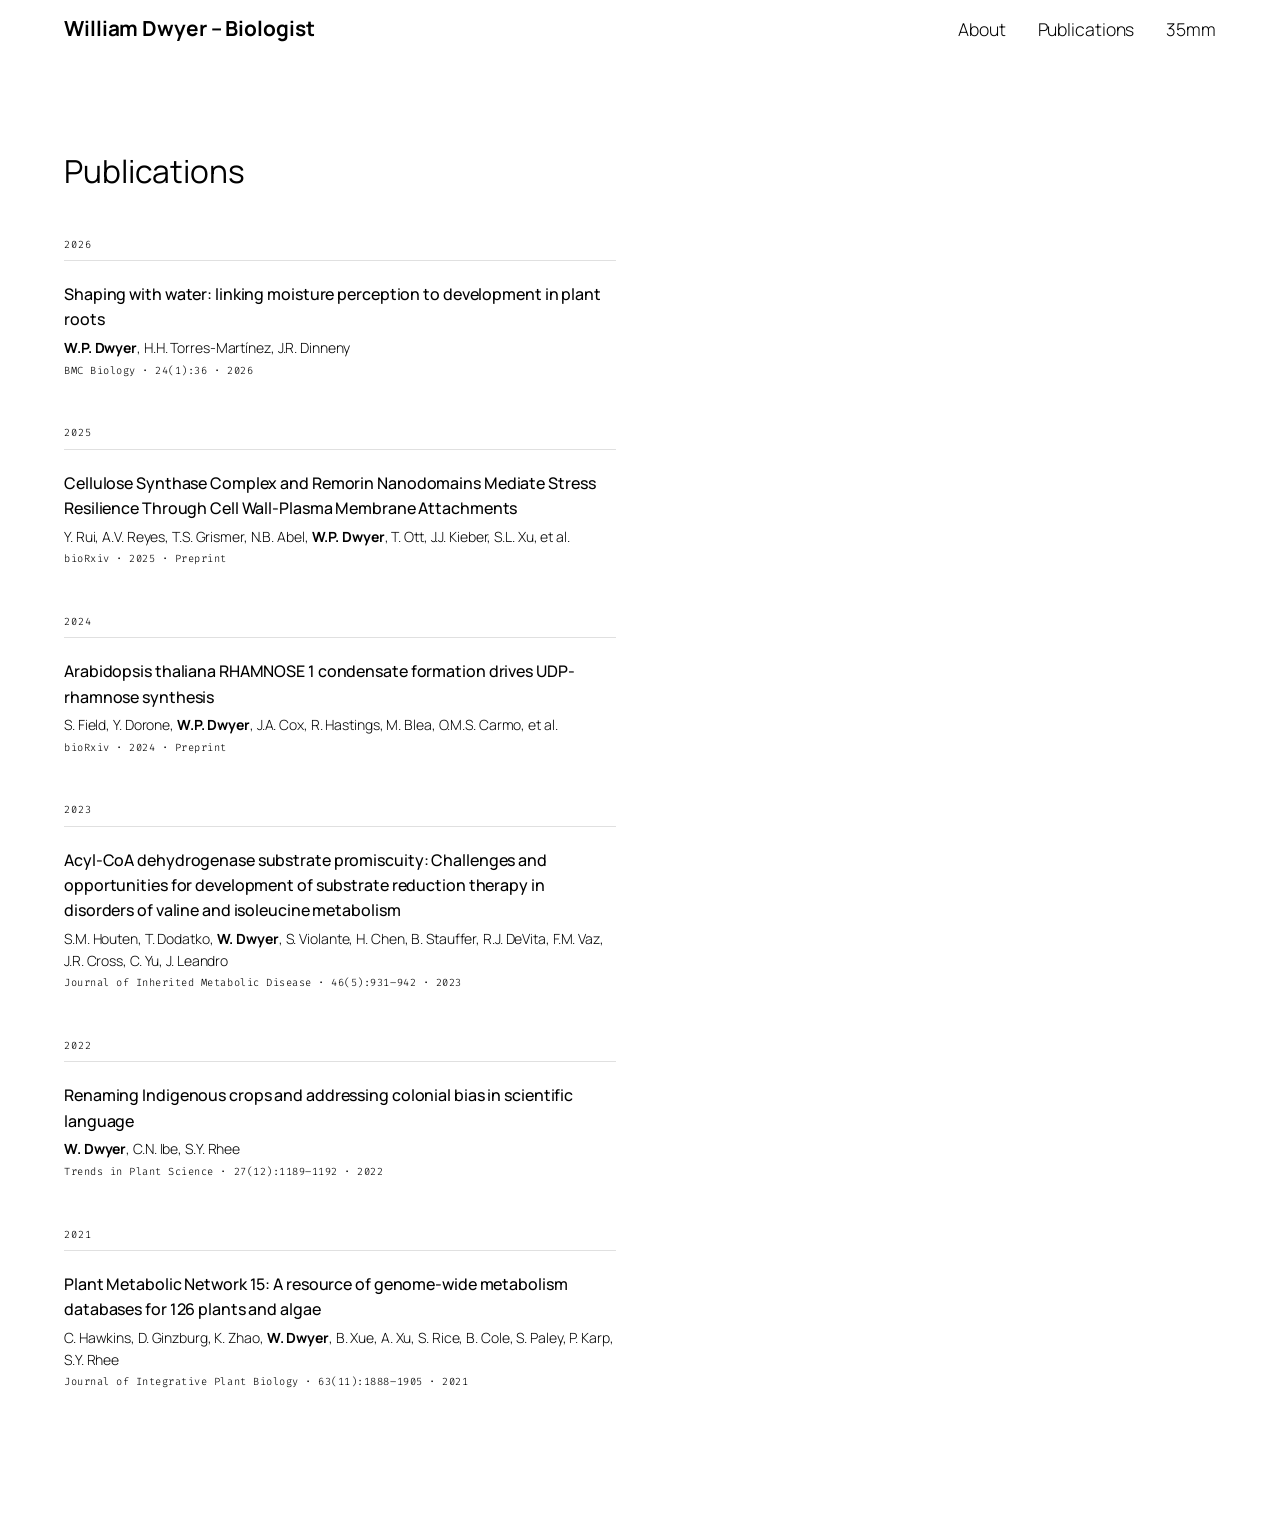
<file: publications.html>
<!DOCTYPE html>
<html lang="en">
<head>
  <meta charset="UTF-8" />
  <meta name="viewport" content="width=device-width, initial-scale=1.0" />
  <title>Publications – William Dwyer</title>
  <link rel="preconnect" href="https://fonts.googleapis.com" />
  <link rel="preconnect" href="https://fonts.gstatic.com" crossorigin />
  <link href="https://fonts.googleapis.com/css2?family=Manrope:wght@200..800&family=Fira+Code:wght@300..700&display=swap" rel="stylesheet" />

  <style>
    :root {
      --bg:         #ffffff;
      --ink:        #000000;
      --border:     #e0e0e0;
      --font-serif: 'Manrope', sans-serif;
      --font-mono:  'Fira Code', monospace;
    }

    *, *::before, *::after { box-sizing: border-box; margin: 0; padding: 0; }
    html { scroll-behavior: smooth; }

    body {
      background: var(--bg);
      color: var(--ink);
      font-family: var(--font-serif);
      font-size: 18px;
      font-weight: 300;
      line-height: 1.4;
      letter-spacing: -0.1px;
      min-height: 100vh;
    }

    a { color: inherit; text-decoration: none; }
    strong { font-weight: 700; }

    /* ─── Header ────────────────────────────────────────────── */
    header {
      position: sticky;
      top: 0;
      z-index: 100;
      background: var(--bg);
      padding: 0 clamp(1.5rem, 5vw, 4rem);
      display: flex;
      align-items: center;
      justify-content: space-between;
      height: 58px;
    }

    .site-title {
      font-family: var(--font-serif);
      font-size: 1.3rem;
      font-weight: 700;
      letter-spacing: -0.1px;
      color: var(--ink);
      position: relative;
    }

    .site-title::after {
      content: '';
      position: absolute;
      left: 0; bottom: -2px;
      width: 0; height: 1px;
      background: var(--ink);
      transition: width 0.25s ease;
    }

    .site-title:hover::after { width: 100%; }

    nav { display: flex; gap: 2rem; }

    nav a {
      font-family: var(--font-serif);
      font-size: 1.1rem;
      font-weight: 300;
      letter-spacing: -0.1px;
      color: var(--ink);
      position: relative;
    }

    nav a::after {
      content: '';
      position: absolute;
      left: 0; bottom: -2px;
      width: 0; height: 1px;
      background: var(--ink);
      transition: width 0.25s ease;
    }

    nav a:hover::after { width: 100%; }

    /* ─── Page content ──────────────────────────────────────── */
    .page {
      padding: clamp(3rem, 8vw, 6rem) clamp(1.5rem, 5vw, 4rem) clamp(4rem, 8vw, 6rem);
      max-width: 680px;
    }

    .page-title {
      font-size: clamp(1.75rem, 1.75rem + ((1vw - 0.2rem) * 0.392), 2rem);
      font-weight: 400;
      line-height: 1.125;
      letter-spacing: -0.1px;
      margin-bottom: 3rem;
    }

    /* ─── Publication list ──────────────────────────────────── */
    .pub-year {
      font-family: var(--font-mono);
      font-size: 0.65rem;
      font-weight: 300;
      letter-spacing: 0.1em;
      text-transform: uppercase;
      margin-top: 3rem;
      margin-bottom: 1.25rem;
      padding-bottom: 0.5rem;
      border-bottom: 1px solid var(--border);
    }

    .pub-year:first-of-type {
      margin-top: 0;
    }

    .pub-item {
      margin-bottom: 2rem;
    }

    .pub-title {
      font-size: 1rem;
      font-weight: 500;
      line-height: 1.5;
      background-image: linear-gradient(var(--ink), var(--ink));
      background-repeat: no-repeat;
      background-position: 0 100%;
      background-size: 0 1px;
      transition: background-size 0.25s ease;
    }

    .pub-title:hover {
      background-size: 100% 1px;
    }

    .pub-authors {
      font-size: 0.875rem;
      font-weight: 300;
      margin-top: 0.35rem;
      line-height: 1.55;
    }

    .pub-venue {
      font-family: var(--font-mono);
      font-size: 0.65rem;
      font-weight: 300;
      letter-spacing: 0.05em;
      margin-top: 0.3rem;
    }

    /* ─── Burger button ──────────────────────────────────────── */
    .burger {
      display: none;
      flex-direction: column;
      gap: 5px;
      background: none;
      border: none;
      cursor: pointer;
      padding: 4px;
    }

    .burger span {
      display: block;
      width: 22px;
      height: 1px;
      background: var(--ink);
      transition: transform 0.25s ease, opacity 0.25s ease;
    }

    .burger.open span:nth-child(1) { transform: translateY(6px) rotate(45deg); }
    .burger.open span:nth-child(2) { opacity: 0; }
    .burger.open span:nth-child(3) { transform: translateY(-6px) rotate(-45deg); }

    /* ─── Responsive ─────────────────────────────────────────── */
    @media (max-width: 640px) {
      .burger { display: flex; }

      nav {
        display: none;
        position: absolute;
        top: 58px;
        left: 0;
        right: 0;
        flex-direction: column;
        gap: 1.25rem;
        background: var(--bg);
        padding: 1.25rem clamp(1.5rem, 5vw, 4rem) 1.5rem;
        border-bottom: 1px solid var(--border);
      }

      nav.open { display: flex; }
    }
  </style>
</head>
<body>

  <!-- ── Header ──────────────────────────────────────────────── -->
  <header>
    <a class="site-title" href="index.html">William Dwyer – Biologist</a>
    <button class="burger" aria-label="Toggle navigation">
      <span></span><span></span><span></span>
    </button>
    <nav>
      <a href="about.html">About</a>
      <a href="publications.html">Publications</a>
      <a href="#">35mm</a>
    </nav>
  </header>

  <!-- ── Content ─────────────────────────────────────────────── -->
  <main class="page">

    <h1 class="page-title">Publications</h1>

    <p class="pub-year">2026</p>

    <div class="pub-item">
      <a class="pub-title" href="https://doi.org/10.1186/s12915-026-02503-z" target="_blank" rel="noopener">
        Shaping with water: linking moisture perception to development in plant roots
      </a>
      <p class="pub-authors"><strong>W.P. Dwyer</strong>, H.H. Torres-Martínez, J.R. Dinneny</p>
      <p class="pub-venue">BMC Biology · 24(1):36 · 2026</p>
    </div>

    <p class="pub-year">2025</p>

    <div class="pub-item">
      <a class="pub-title" href="https://doi.org/10.1101/2025.08.01.664786" target="_blank" rel="noopener">
        Cellulose Synthase Complex and Remorin Nanodomains Mediate Stress Resilience Through Cell Wall-Plasma Membrane Attachments
      </a>
      <p class="pub-authors">Y. Rui, A.V. Reyes, T.S. Grismer, N.B. Abel, <strong>W.P. Dwyer</strong>, T. Ott, J.J. Kieber, S.L. Xu, et al.</p>
      <p class="pub-venue">bioRxiv · 2025 · Preprint</p>
    </div>

    <p class="pub-year">2024</p>

    <div class="pub-item">
      <a class="pub-title" href="https://doi.org/10.1101/2024.02.15.580454" target="_blank" rel="noopener">
        Arabidopsis thaliana RHAMNOSE 1 condensate formation drives UDP-rhamnose synthesis
      </a>
      <p class="pub-authors">S. Field, Y. Dorone, <strong>W.P. Dwyer</strong>, J.A. Cox, R. Hastings, M. Blea, O.M.S. Carmo, et al.</p>
      <p class="pub-venue">bioRxiv · 2024 · Preprint</p>
    </div>

    <p class="pub-year">2023</p>

    <div class="pub-item">
      <a class="pub-title" href="https://doi.org/10.1002/jimd.12642" target="_blank" rel="noopener">
        Acyl-CoA dehydrogenase substrate promiscuity: Challenges and opportunities for development of substrate reduction therapy in disorders of valine and isoleucine metabolism
      </a>
      <p class="pub-authors">S.M. Houten, T. Dodatko, <strong>W. Dwyer</strong>, S. Violante, H. Chen, B. Stauffer, R.J. DeVita, F.M. Vaz, J.R. Cross, C. Yu, J. Leandro</p>
      <p class="pub-venue">Journal of Inherited Metabolic Disease · 46(5):931–942 · 2023</p>
    </div>

    <p class="pub-year">2022</p>

    <div class="pub-item">
      <a class="pub-title" href="https://doi.org/10.1016/j.tplants.2022.08.022" target="_blank" rel="noopener">
        Renaming Indigenous crops and addressing colonial bias in scientific language
      </a>
      <p class="pub-authors"><strong>W. Dwyer</strong>, C.N. Ibe, S.Y. Rhee</p>
      <p class="pub-venue">Trends in Plant Science · 27(12):1189–1192 · 2022</p>
    </div>

    <p class="pub-year">2021</p>

    <div class="pub-item">
      <a class="pub-title" href="https://doi.org/10.1111/jipb.13163" target="_blank" rel="noopener">
        Plant Metabolic Network 15: A resource of genome-wide metabolism databases for 126 plants and algae
      </a>
      <p class="pub-authors">C. Hawkins, D. Ginzburg, K. Zhao, <strong>W. Dwyer</strong>, B. Xue, A. Xu, S. Rice, B. Cole, S. Paley, P. Karp, S.Y. Rhee</p>
      <p class="pub-venue">Journal of Integrative Plant Biology · 63(11):1888–1905 · 2021</p>
    </div>

  </main>

  <script>
    const burger = document.querySelector('.burger');
    const nav = document.querySelector('nav');
    burger.addEventListener('click', () => {
      burger.classList.toggle('open');
      nav.classList.toggle('open');
    });
    nav.querySelectorAll('a').forEach(link => {
      link.addEventListener('click', () => {
        burger.classList.remove('open');
        nav.classList.remove('open');
      });
    });
  </script>
</body>
</html>
</file>
